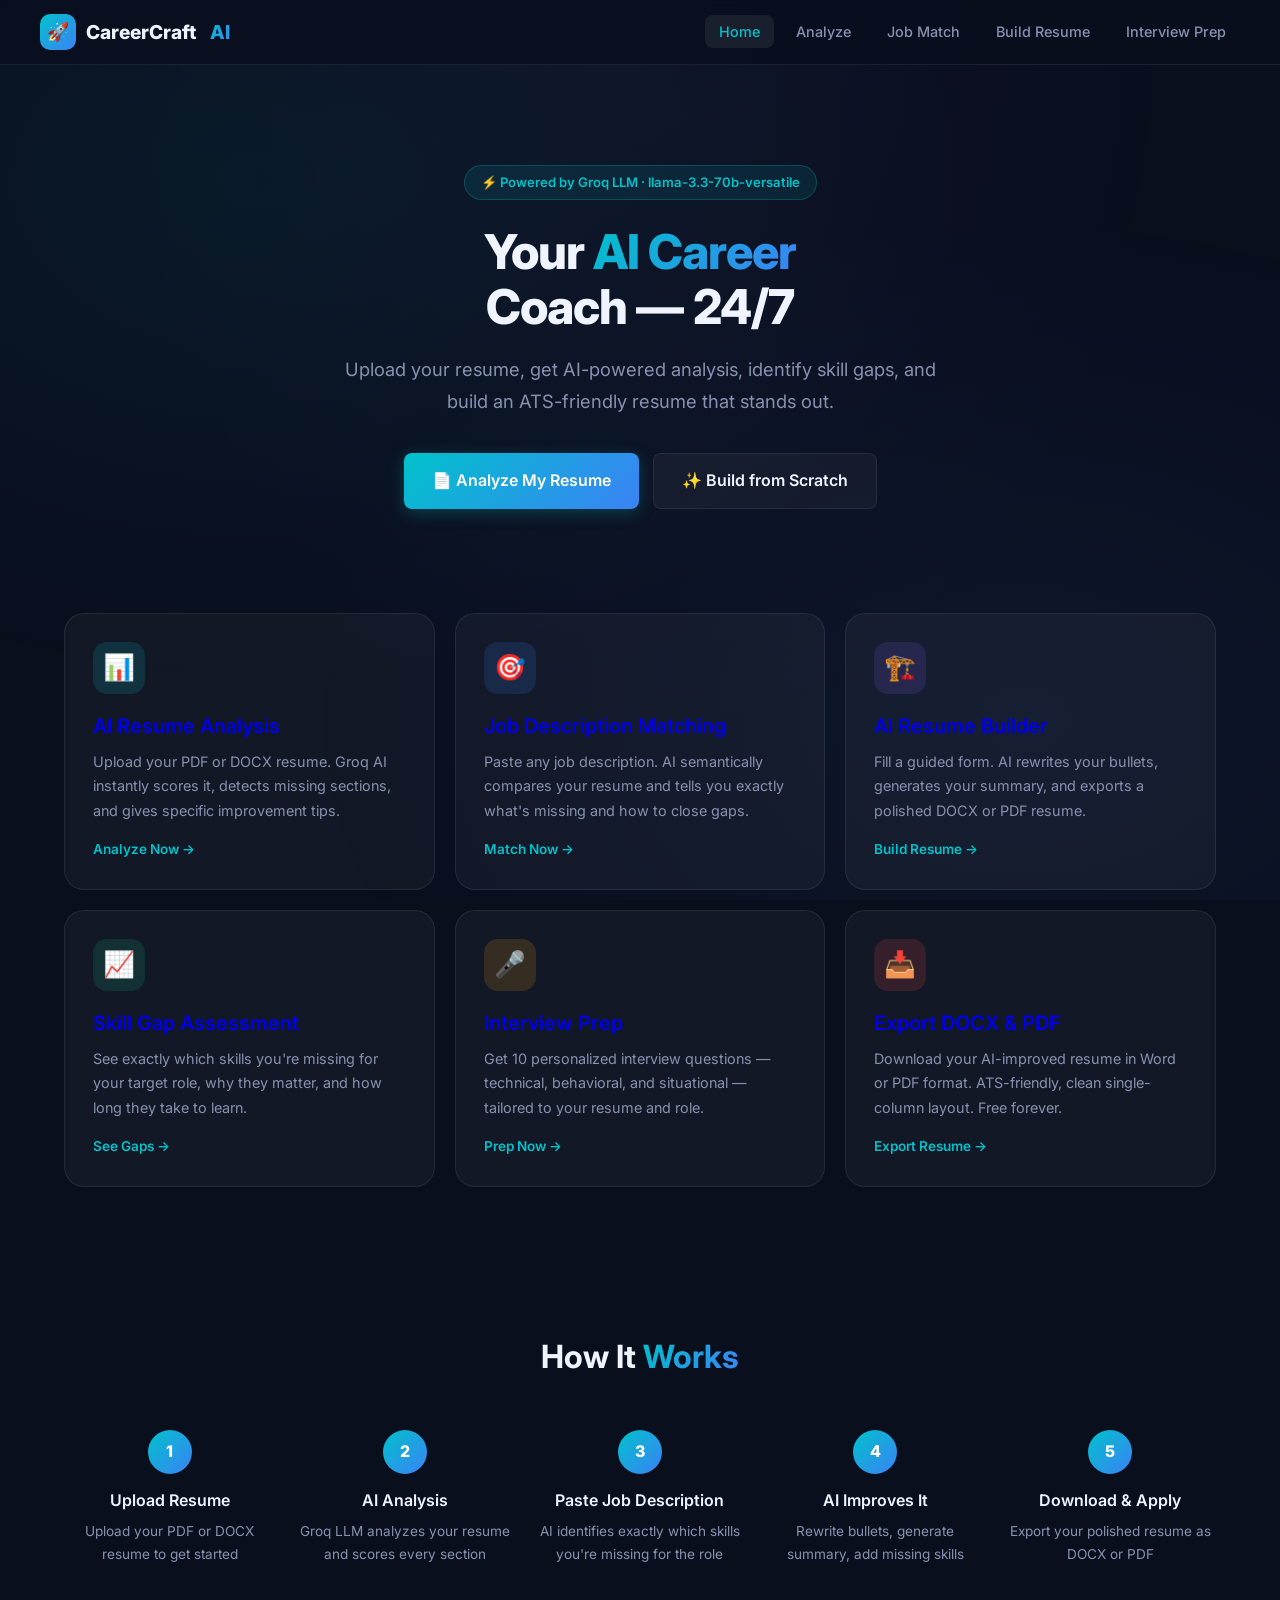
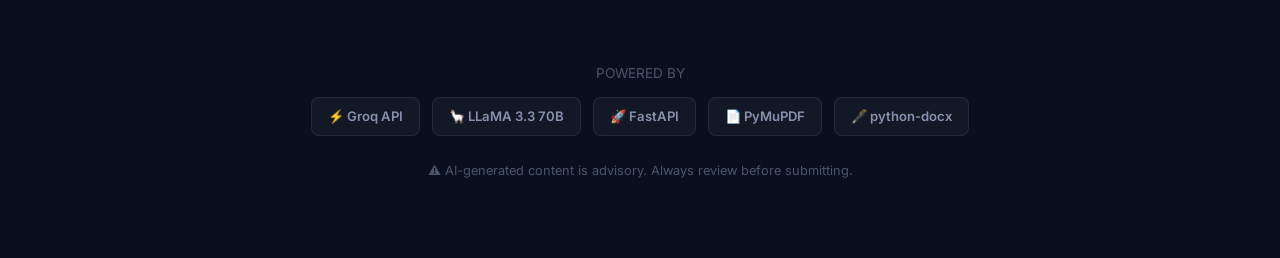
<file: frontend/index.html>
<!DOCTYPE html>
<html lang="en">
<head>
  <meta charset="UTF-8" />
  <meta name="viewport" content="width=device-width, initial-scale=1.0" />
  <title>CareerCraft AI — Intelligent Resume Analyzer & Builder</title>
  <meta name="description" content="AI-powered resume analyzer, skill gap assessor, and ATS-friendly resume builder powered by Groq LLM." />
  <link rel="stylesheet" href="css/style.css" />
  <style>
    .hero { padding: 100px 0 72px; text-align: center; }
    .hero-badge {
      display: inline-flex; align-items: center; gap: 8px;
      background: rgba(0,194,203,0.1); border: 1px solid rgba(0,194,203,0.25);
      color: var(--accent-cyan); padding: 6px 16px; border-radius: 999px;
      font-size: 0.82rem; font-weight: 600; margin-bottom: 24px;
    }
    .hero h1 { margin-bottom: 20px; line-height: 1.15; }
    .hero p   { font-size: 1.15rem; max-width: 600px; margin: 0 auto 36px; }
    .hero-btns { display: flex; gap: 14px; justify-content: center; flex-wrap: wrap; }

    .features-grid {
      display: grid;
      grid-template-columns: repeat(auto-fit, minmax(300px, 1fr));
      gap: 20px;
      padding: 32px 0 80px;
    }
    .feature-card {
      background: var(--bg-card);
      border: 1px solid var(--border);
      border-radius: var(--radius-lg);
      padding: 28px;
      transition: var(--transition);
      cursor: pointer;
      text-decoration: none;
      display: block;
    }
    .feature-card:hover {
      border-color: var(--border-accent);
      transform: translateY(-4px);
      box-shadow: var(--shadow-glow);
    }
    .feature-icon {
      width: 52px; height: 52px;
      border-radius: var(--radius-md);
      display: flex; align-items: center; justify-content: center;
      font-size: 1.6rem;
      margin-bottom: 16px;
    }
    .feature-card h3 { margin-bottom: 8px; }
    .feature-card p  { font-size: 0.9rem; }
    .feature-card .arrow {
      margin-top: 16px; color: var(--accent-cyan);
      font-size: 0.85rem; font-weight: 600;
      display: flex; align-items: center; gap: 6px;
      transition: gap 0.2s;
    }
    .feature-card:hover .arrow { gap: 10px; }

    .how-it-works { padding: 64px 0; }
    .how-it-works h2 { text-align: center; margin-bottom: 48px; }
    .steps {
      display: grid;
      grid-template-columns: repeat(auto-fit, minmax(200px, 1fr));
      gap: 24px;
      position: relative;
    }
    .step { text-align: center; }
    .step-num {
      width: 44px; height: 44px;
      border-radius: 50%;
      background: linear-gradient(135deg, var(--accent-cyan), var(--accent-blue));
      color: #fff; font-weight: 800; font-size: 1rem;
      display: flex; align-items: center; justify-content: center;
      margin: 0 auto 14px;
    }
    .step h4 { margin-bottom: 6px; }
    .step p   { font-size: 0.85rem; }

    .powered-by {
      text-align: center; padding: 32px 0 64px;
    }
    .powered-by p {
      font-size: 0.85rem; margin-bottom: 12px; color: var(--text-muted);
    }
    .tech-badges { display: flex; gap: 12px; justify-content: center; flex-wrap: wrap; }
    .tech-badge {
      background: var(--bg-card); border: 1px solid var(--border);
      border-radius: var(--radius-sm); padding: 8px 16px;
      font-size: 0.82rem; font-weight: 600; color: var(--text-secondary);
      display: flex; align-items: center; gap: 8px;
    }
  </style>
</head>
<body>
  <!-- Navbar -->
  <nav class="navbar">
    <div class="navbar-inner">
      <a href="index.html" class="navbar-logo">
        <div class="logo-icon">🚀</div>
        CareerCraft <span class="gradient-text" style="margin-left:4px">AI</span>
      </a>
      <ul class="nav-links">
        <li><a href="index.html" class="active">Home</a></li>
        <li><a href="analyze.html">Analyze</a></li>
        <li><a href="match.html">Job Match</a></li>
        <li><a href="builder.html">Build Resume</a></li>
        <li><a href="interview.html">Interview Prep</a></li>
      </ul>
    </div>
  </nav>

  <!-- Hero -->
  <section class="hero">
    <div class="container">
      <div class="hero-badge">⚡ Powered by Groq LLM · llama-3.3-70b-versatile</div>
      <h1>Your <span class="gradient-text">AI Career</span><br>Coach — 24/7</h1>
      <p>Upload your resume, get AI-powered analysis, identify skill gaps, and build an ATS-friendly resume that stands out.</p>
      <div class="hero-btns">
        <a href="analyze.html" class="btn btn-primary btn-lg">
          📄 Analyze My Resume
        </a>
        <a href="builder.html" class="btn btn-secondary btn-lg">
          ✨ Build from Scratch
        </a>
      </div>
    </div>
  </section>

  <!-- Features -->
  <section>
    <div class="container">
      <div class="features-grid stagger">
        <a href="analyze.html" class="feature-card animate-fade-up">
          <div class="feature-icon" style="background:rgba(0,194,203,0.15);">📊</div>
          <h3>AI Resume Analysis</h3>
          <p>Upload your PDF or DOCX resume. Groq AI instantly scores it, detects missing sections, and gives specific improvement tips.</p>
          <div class="arrow">Analyze Now →</div>
        </a>
        <a href="match.html" class="feature-card animate-fade-up">
          <div class="feature-icon" style="background:rgba(59,130,246,0.15);">🎯</div>
          <h3>Job Description Matching</h3>
          <p>Paste any job description. AI semantically compares your resume and tells you exactly what's missing and how to close gaps.</p>
          <div class="arrow">Match Now →</div>
        </a>
        <a href="builder.html" class="feature-card animate-fade-up">
          <div class="feature-icon" style="background:rgba(139,92,246,0.15);">🏗️</div>
          <h3>AI Resume Builder</h3>
          <p>Fill a guided form. AI rewrites your bullets, generates your summary, and exports a polished DOCX or PDF resume.</p>
          <div class="arrow">Build Resume →</div>
        </a>
        <a href="match.html" class="feature-card animate-fade-up">
          <div class="feature-icon" style="background:rgba(16,185,129,0.15);">📈</div>
          <h3>Skill Gap Assessment</h3>
          <p>See exactly which skills you're missing for your target role, why they matter, and how long they take to learn.</p>
          <div class="arrow">See Gaps →</div>
        </a>
        <a href="interview.html" class="feature-card animate-fade-up">
          <div class="feature-icon" style="background:rgba(245,158,11,0.15);">🎤</div>
          <h3>Interview Prep</h3>
          <p>Get 10 personalized interview questions — technical, behavioral, and situational — tailored to your resume and role.</p>
          <div class="arrow">Prep Now →</div>
        </a>
        <a href="builder.html" class="feature-card animate-fade-up">
          <div class="feature-icon" style="background:rgba(239,68,68,0.15);">📥</div>
          <h3>Export DOCX & PDF</h3>
          <p>Download your AI-improved resume in Word or PDF format. ATS-friendly, clean single-column layout. Free forever.</p>
          <div class="arrow">Export Resume →</div>
        </a>
      </div>
    </div>
  </section>

  <!-- How It Works -->
  <section class="how-it-works">
    <div class="container">
      <h2>How It <span class="gradient-text">Works</span></h2>
      <div class="steps stagger">
        <div class="step animate-fade-up">
          <div class="step-num">1</div>
          <h4>Upload Resume</h4>
          <p>Upload your PDF or DOCX resume to get started</p>
        </div>
        <div class="step animate-fade-up">
          <div class="step-num">2</div>
          <h4>AI Analysis</h4>
          <p>Groq LLM analyzes your resume and scores every section</p>
        </div>
        <div class="step animate-fade-up">
          <div class="step-num">3</div>
          <h4>Paste Job Description</h4>
          <p>AI identifies exactly which skills you're missing for the role</p>
        </div>
        <div class="step animate-fade-up">
          <div class="step-num">4</div>
          <h4>AI Improves It</h4>
          <p>Rewrite bullets, generate summary, add missing skills</p>
        </div>
        <div class="step animate-fade-up">
          <div class="step-num">5</div>
          <h4>Download & Apply</h4>
          <p>Export your polished resume as DOCX or PDF</p>
        </div>
      </div>
    </div>
  </section>

  <!-- Powered By -->
  <div class="powered-by">
    <div class="container">
      <p>POWERED BY</p>
      <div class="tech-badges">
        <div class="tech-badge">⚡ Groq API</div>
        <div class="tech-badge">🦙 LLaMA 3.3 70B</div>
        <div class="tech-badge">🚀 FastAPI</div>
        <div class="tech-badge">📄 PyMuPDF</div>
        <div class="tech-badge">🖋️ python-docx</div>
      </div>
      <p style="margin-top:24px;font-size:0.8rem;color:var(--text-muted)">
        ⚠️ AI-generated content is advisory. Always review before submitting.
      </p>
    </div>
  </div>

  <script src="js/api.js"></script>
</body>
</html>
</file>
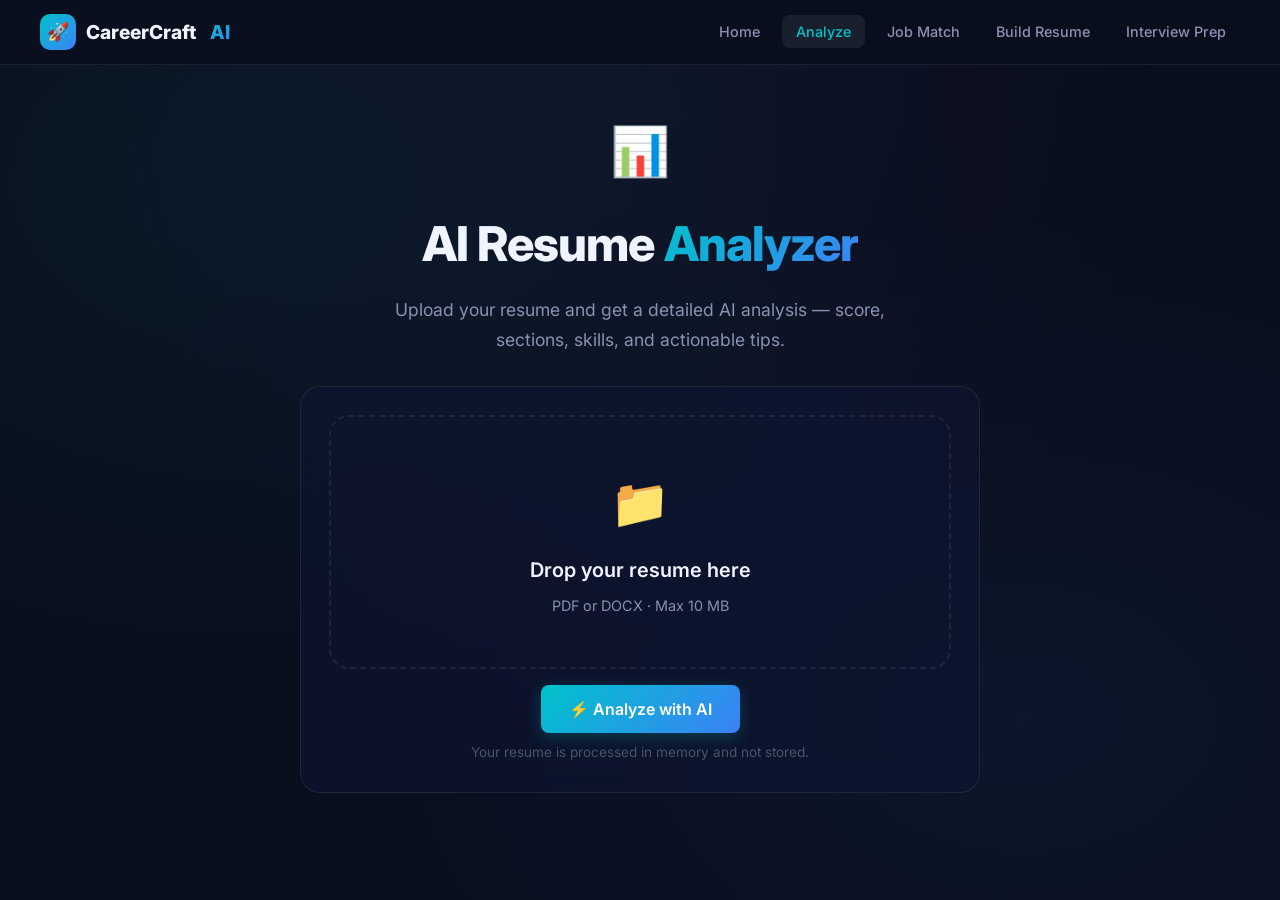
<file: frontend/analyze.html>
<!DOCTYPE html>
<html lang="en">
<head>
  <meta charset="UTF-8" />
  <meta name="viewport" content="width=device-width, initial-scale=1.0" />
  <title>Analyze Resume — CareerCraft AI</title>
  <meta name="description" content="Upload your resume and get an AI-powered analysis with score, sections, skills, and improvement tips." />
  <link rel="stylesheet" href="css/style.css" />
  <style>
    .results-grid { display: grid; grid-template-columns: 320px 1fr; gap: 24px; align-items: start; }
    @media(max-width:900px) { .results-grid { grid-template-columns: 1fr; } }
    .score-card { text-align: center; padding: 32px 24px; }
    .strengths-list li, .tips-list li {
      padding: 10px 14px; border-radius: var(--radius-sm);
      background: rgba(255,255,255,0.03); margin-bottom: 8px;
      font-size: 0.9rem; border-left: 3px solid;
      list-style: none;
    }
    .strengths-list li { border-color: var(--accent-green); }
    .tips-list li.high   { border-color: var(--accent-red);    }
    .tips-list li.medium { border-color: var(--accent-orange);  }
    .tips-list li.low    { border-color: var(--accent-blue);    }
    .section-check {
      display: flex; align-items: center; gap: 10px;
      padding: 8px 0; border-bottom: 1px solid var(--border); font-size: 0.9rem;
    }
    .section-check:last-child { border-bottom: none; }
    .check-icon { font-size: 1.1rem; }
  </style>
</head>
<body>
  <!-- Navbar -->
  <nav class="navbar">
    <div class="navbar-inner">
      <a href="index.html" class="navbar-logo">
        <div class="logo-icon">🚀</div>
        CareerCraft <span class="gradient-text" style="margin-left:4px">AI</span>
      </a>
      <ul class="nav-links">
        <li><a href="index.html">Home</a></li>
        <li><a href="analyze.html" class="active">Analyze</a></li>
        <li><a href="match.html">Job Match</a></li>
        <li><a href="builder.html">Build Resume</a></li>
        <li><a href="interview.html">Interview Prep</a></li>
      </ul>
    </div>
  </nav>

  <!-- Loading Overlay -->
  <div id="loadingOverlay" class="loading-overlay">
    <div class="spinner"></div>
    <p class="loading-text">Analyzing with AI...</p>
  </div>

  <div class="container" style="padding-top:48px; padding-bottom:64px;">
    <!-- Header -->
    <div class="page-header" style="padding-top:0">
      <span class="page-icon">📊</span>
      <h1>AI Resume <span class="gradient-text">Analyzer</span></h1>
      <p>Upload your resume and get a detailed AI analysis — score, sections, skills, and actionable tips.</p>
    </div>

    <!-- Upload Section -->
    <div id="uploadSection" class="card-glass" style="max-width:680px;margin:0 auto 40px;">
      <div class="upload-zone" id="uploadZone">
        <input type="file" id="resumeFile" accept=".pdf,.docx" />
        <span class="upload-icon">📁</span>
        <h3>Drop your resume here</h3>
        <p class="text-secondary mt-8">PDF or DOCX · Max 10 MB</p>
        <div id="fileName" class="mt-16 text-cyan fw-600" style="display:none"></div>
      </div>
      <div class="mt-16 flex-center">
        <button id="analyzeBtn" class="btn btn-primary btn-lg" onclick="analyzeResume()">
          ⚡ Analyze with AI
        </button>
      </div>
      <p class="text-center text-sm text-muted mt-8">
        Your resume is processed in memory and not stored.
      </p>
    </div>

    <!-- Results (hidden until analysis) -->
    <div id="resultsSection" class="hidden animate-fade-in">
      <div class="results-grid">
        <!-- Left: Score & Sections -->
        <div style="display:flex;flex-direction:column;gap:20px;">
          <!-- Score Card -->
          <div class="card score-card">
            <div class="score-ring-wrap">
              <div class="score-ring">
                <svg width="140" height="140" viewBox="0 0 140 140">
                  <circle cx="70" cy="70" r="58" fill="none" stroke="rgba(255,255,255,0.06)" stroke-width="10"/>
                  <circle id="scoreCircle" cx="70" cy="70" r="58" fill="none"
                    stroke="#00c2cb" stroke-width="10" stroke-linecap="round"
                    stroke-dasharray="364.4" stroke-dashoffset="364.4"
                    style="transition:stroke-dashoffset 1.2s ease"/>
                </svg>
                <div class="score-num">
                  <span id="scoreNum">—</span>
                  <span class="score-label">/100</span>
                </div>
              </div>
              <div id="scoreLabel" class="badge badge-cyan mt-8">Analyzing…</div>
            </div>
            <p class="mt-16 text-sm text-secondary" id="overallFeedback"></p>
          </div>

          <!-- Score Breakdown -->
          <div class="card">
            <h4 class="mb-16">Score Breakdown</h4>
            <div id="scoreBreakdown"></div>
          </div>

          <!-- Section Checklist -->
          <div class="card">
            <h4 class="mb-16">Section Checklist</h4>
            <div id="sectionChecklist"></div>
          </div>

          <!-- Experience Level -->
          <div class="card flex-between">
            <span class="text-secondary text-sm">Experience Level</span>
            <span id="expLevel" class="badge badge-cyan">—</span>
          </div>
        </div>

        <!-- Right: Skills + Tips + Contact -->
        <div style="display:flex;flex-direction:column;gap:20px;">
          <!-- Detected Skills -->
          <div class="card">
            <h4 class="mb-16">🛠️ Skills Detected</h4>
            <div id="skillsDetected" class="skill-chips"></div>
          </div>

          <!-- Strengths -->
          <div class="card">
            <h4 class="mb-16">✅ Strengths</h4>
            <ul id="strengthsList" class="strengths-list"></ul>
          </div>

          <!-- Improvement Tips -->
          <div class="card">
            <h4 class="mb-16">💡 Improvement Tips</h4>
            <ul id="tipsList" class="tips-list"></ul>
          </div>

          <!-- Contact Info -->
          <div class="card">
            <h4 class="mb-16">📋 Detected Contact Info</h4>
            <div id="contactInfo"></div>
          </div>

          <!-- Actions -->
          <div class="card" style="background:rgba(0,194,203,0.05);border-color:var(--border-accent);">
            <h4 class="mb-8">Next Steps</h4>
            <p class="text-sm text-secondary mb-16">Use your analysis results to improve your resume.</p>
            <div style="display:flex;gap:10px;flex-wrap:wrap;">
              <a href="match.html" id="goMatchBtn" class="btn btn-primary" onclick="storeAndGo()">
                🎯 Match to a Job
              </a>
              <a href="builder.html" class="btn btn-secondary">
                🏗️ Build Improved Resume
              </a>
              <a href="interview.html" id="goInterviewBtn" class="btn btn-ghost" onclick="storeAndGoInterview()">
                🎤 Interview Prep
              </a>
            </div>
          </div>
        </div>
      </div>
    </div>
  </div>

  <script src="js/api.js"></script>
  <script>
    let analysisResult = null;

    // Drag & drop
    const zone = document.getElementById('uploadZone');
    zone.addEventListener('dragover', e => { e.preventDefault(); zone.classList.add('dragover'); });
    zone.addEventListener('dragleave', () => zone.classList.remove('dragover'));
    zone.addEventListener('drop', e => {
      e.preventDefault(); zone.classList.remove('dragover');
      const f = e.dataTransfer.files[0];
      if (f) { document.getElementById('resumeFile').files = e.dataTransfer.files; showFileName(f.name); }
    });
    document.getElementById('resumeFile').addEventListener('change', e => {
      if (e.target.files[0]) showFileName(e.target.files[0].name);
    });
    function showFileName(name) {
      const el = document.getElementById('fileName');
      el.textContent = '📎 ' + name; el.style.display = 'block';
    }

    async function analyzeResume() {
      const file = document.getElementById('resumeFile').files[0];
      if (!file) { showToast('Please upload a resume file first.', 'warning'); return; }
      showLoader('🤖 Groq AI is analyzing your resume...');
      try {
        analysisResult = await Api.analyzeResume(file);
        Session.set('resumeText', analysisResult.resume_text);
        Session.set('lastAnalysis', analysisResult);
        renderResults(analysisResult);
        document.getElementById('resultsSection').classList.remove('hidden');
        document.getElementById('resultsSection').scrollIntoView({ behavior: 'smooth' });
        showToast('Analysis complete!', 'success');
      } catch (err) {
        showToast(err.message, 'error');
      } finally { hideLoader(); }
    }

    function renderResults(r) {
      // Score ring
      const score = r.score || 0;
      const circumference = 364.4;
      const offset = circumference - (score / 100) * circumference;
      const circle = document.getElementById('scoreCircle');
      circle.style.strokeDashoffset = offset;
      circle.style.stroke = scoreColor(score);
      document.getElementById('scoreNum').textContent = score;

      // Score label
      const labels = [[80,'Excellent','badge-green'],[60,'Good','badge-cyan'],[40,'Fair','badge-orange'],[0,'Needs Work','badge-red']];
      const [, lbl, cls] = labels.find(([min]) => score >= min);
      const sl = document.getElementById('scoreLabel');
      sl.textContent = lbl; sl.className = `badge ${cls} mt-8`;

      document.getElementById('overallFeedback').textContent = r.overall_feedback || '';
      document.getElementById('expLevel').textContent = r.experience_level || 'Unknown';

      // Score breakdown
      const breakdown = r.score_breakdown || {};
      const bEl = document.getElementById('scoreBreakdown');
      bEl.innerHTML = '';
      const labels2 = {
        contact_completeness:'Contact Info', section_completeness:'Sections',
        skills_depth:'Skills Depth', content_quality:'Content Quality', readability:'Readability'
      };
      for (const [key, label] of Object.entries(labels2)) {
        const val = breakdown[key] || 0;
        bEl.innerHTML += `
          <div class="progress-bar-wrap">
            <div class="progress-label">
              <span class="text-sm">${label}</span>
              <span class="text-sm fw-600">${val}/20</span>
            </div>
            <div class="progress-track">
              <div class="progress-fill" style="width:${(val/20)*100}%"></div>
            </div>
          </div>`;
      }

      // Sections
      const found   = r.sections_found   || [];
      const missing = r.missing_sections || [];
      const scEl = document.getElementById('sectionChecklist');
      scEl.innerHTML = '';
      found.forEach(s => {
        scEl.innerHTML += `<div class="section-check"><span class="check-icon">✅</span><span>${s}</span></div>`;
      });
      missing.forEach(s => {
        scEl.innerHTML += `<div class="section-check"><span class="check-icon">❌</span><span class="text-secondary">${s} (missing)</span></div>`;
      });

      // Skills
      const skEl = document.getElementById('skillsDetected');
      skEl.innerHTML = (r.skills_detected || []).map(s => `<span class="chip chip-skill">${s}</span>`).join('');

      // Strengths
      const stEl = document.getElementById('strengthsList');
      stEl.innerHTML = (r.strengths || []).map(s => `<li>${s}</li>`).join('');

      // Tips
      const tpEl = document.getElementById('tipsList');
      tpEl.innerHTML = (r.improvement_tips || []).map(t =>
        `<li class="${t.priority || 'medium'}">
          <span class="badge badge-${t.priority==='high'?'red':t.priority==='medium'?'orange':'blue'} mb-4">${t.priority||'medium'}</span>
          <strong>${t.area}:</strong> ${t.tip}
        </li>`
      ).join('');

      // Contact
      const ci = r.contact_info || {};
      const ciEl = document.getElementById('contactInfo');
      ciEl.innerHTML = Object.entries(ci).filter(([,v])=>v).map(([k,v]) =>
        `<div class="section-check"><span class="text-secondary text-sm" style="min-width:80px;text-transform:capitalize">${k}</span><span class="text-sm">${v}</span></div>`
      ).join('') || '<p class="text-muted text-sm">No contact info detected</p>';
    }

    function storeAndGo() {
      if (analysisResult) Session.set('resumeText', analysisResult.resume_text);
    }
    function storeAndGoInterview(e) {
      if (analysisResult) Session.set('resumeText', analysisResult.resume_text);
    }
  </script>
</body>
</html>
</file>
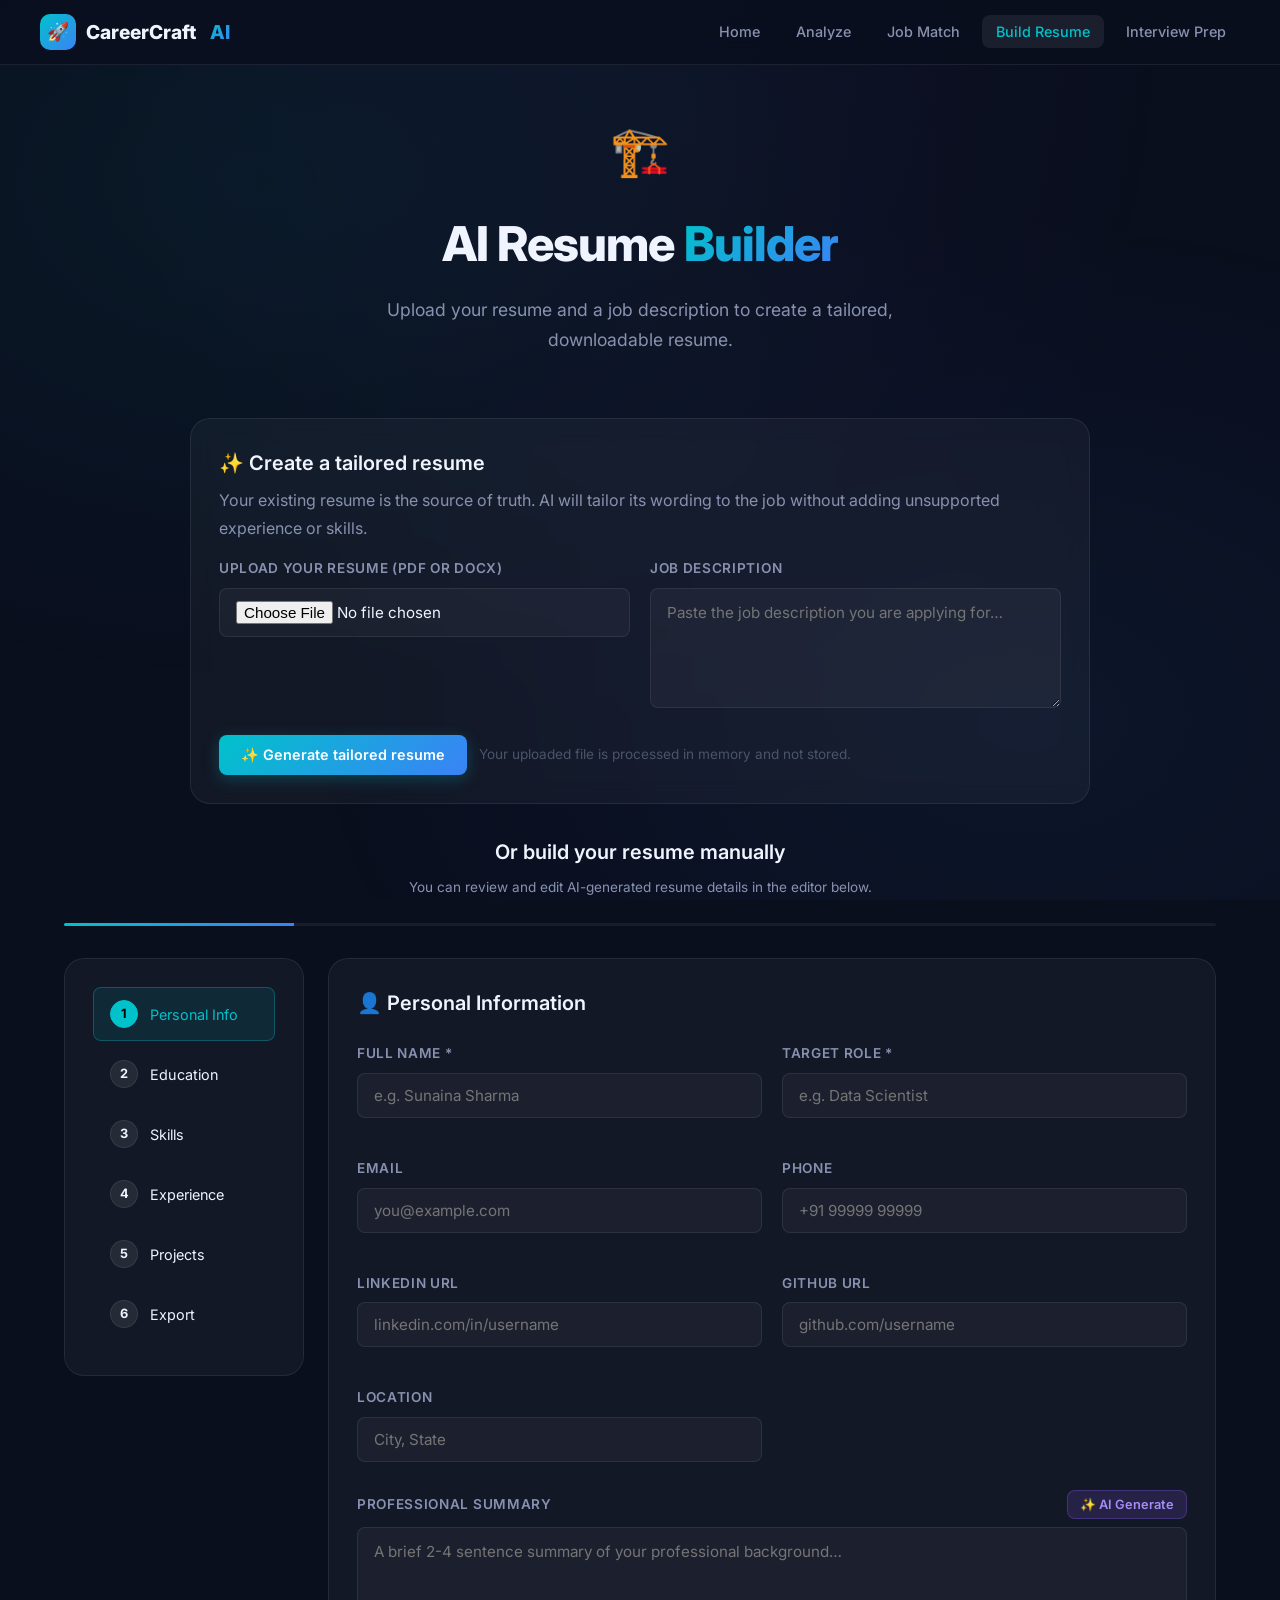
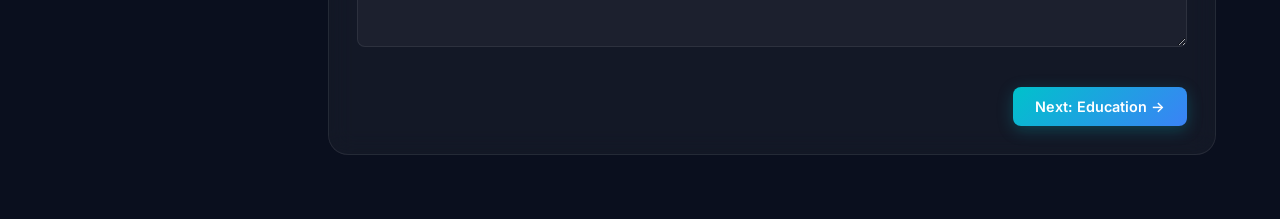
<file: frontend/builder.html>
<!DOCTYPE html>
<html lang="en">
<head>
  <meta charset="UTF-8" />
  <meta name="viewport" content="width=device-width, initial-scale=1.0" />
  <title>Build Resume — CareerCraft AI</title>
  <meta name="description" content="Build an ATS-friendly resume with AI assistance. AI rewrites your bullets and generates your professional summary." />
  <link rel="stylesheet" href="css/style.css" />
  <style>
    .builder-layout { display: grid; grid-template-columns: 240px 1fr; gap: 24px; align-items: start; }
    @media(max-width:900px) { .builder-layout { grid-template-columns: 1fr; } }

    /* Step sidebar */
    .step-nav { position: sticky; top: 88px; }
    .step-nav-item {
      display: flex; align-items: center; gap: 12px;
      padding: 12px 16px; border-radius: var(--radius-sm);
      cursor: pointer; transition: var(--transition); font-size: 0.9rem;
      border: 1px solid transparent; margin-bottom: 6px;
    }
    .step-nav-item:hover { background: var(--bg-card); }
    .step-nav-item.active { background: rgba(0,194,203,0.1); border-color: var(--border-accent); color: var(--accent-cyan); }
    .step-nav-item.done .step-dot { background: var(--accent-green); }
    .step-dot {
      width: 28px; height: 28px; border-radius: 50%;
      background: rgba(255,255,255,0.08); border: 1px solid var(--border);
      display: flex; align-items: center; justify-content: center;
      font-size: 0.8rem; font-weight: 700; flex-shrink: 0;
      transition: var(--transition);
    }
    .step-nav-item.active .step-dot { background: var(--accent-cyan); color: #000; border-color: var(--accent-cyan); }

    /* Form steps */
    .form-step { display: none; }
    .form-step.active { display: block; animation: fadeInUp 0.35s ease; }

    /* Dynamic list items */
    .dynamic-section { border: 1px solid var(--border); border-radius: var(--radius-md); padding: 20px; margin-bottom: 16px; position: relative; }
    .dynamic-section .remove-btn { position: absolute; top: 12px; right: 12px; }
    .bullets-list { display: flex; flex-direction: column; gap: 8px; }
    .bullet-item { display: flex; gap: 8px; align-items: center; }
    .bullet-item input { flex: 1; }

    /* AI improve button styling */
    .ai-btn {
      background: rgba(139,92,246,0.15); border: 1px solid rgba(139,92,246,0.3);
      color: #a78bfa; border-radius: var(--radius-sm); padding: 6px 12px;
      font-size: 0.8rem; font-weight: 600; cursor: pointer; font-family: var(--font);
      transition: var(--transition); white-space: nowrap;
    }
    .ai-btn:hover { background: rgba(139,92,246,0.25); }
    .ai-btn:disabled { opacity: 0.5; cursor: not-allowed; }

    /* Progress bar top */
    .builder-progress {
      height: 3px; background: rgba(255,255,255,0.06);
      border-radius: 999px; margin-bottom: 32px; overflow: hidden;
    }
    .builder-progress-fill {
      height: 100%;
      background: linear-gradient(90deg, var(--accent-cyan), var(--accent-blue));
      transition: width 0.5s ease;
    }
    .step-actions { display: flex; justify-content: space-between; margin-top: 32px; }
    .tailor-panel { max-width: 900px; margin: 0 auto 32px; }
    .tailor-actions { display: flex; gap: 12px; flex-wrap: wrap; align-items: center; }
  </style>
</head>
<body>
  <nav class="navbar">
    <div class="navbar-inner">
      <a href="index.html" class="navbar-logo">
        <div class="logo-icon">🚀</div>
        CareerCraft <span class="gradient-text" style="margin-left:4px">AI</span>
      </a>
      <ul class="nav-links">
        <li><a href="index.html">Home</a></li>
        <li><a href="analyze.html">Analyze</a></li>
        <li><a href="match.html">Job Match</a></li>
        <li><a href="builder.html" class="active">Build Resume</a></li>
        <li><a href="interview.html">Interview Prep</a></li>
      </ul>
    </div>
  </nav>

  <div id="loadingOverlay" class="loading-overlay">
    <div class="spinner"></div>
    <p class="loading-text">AI is working...</p>
  </div>

  <div class="container" style="padding-top:48px;padding-bottom:64px;">
    <div class="page-header" style="padding-top:0;margin-bottom:32px">
      <span class="page-icon">🏗️</span>
      <h1>AI Resume <span class="gradient-text">Builder</span></h1>
      <p>Upload your resume and a job description to create a tailored, downloadable resume.</p>
    </div>

    <section class="card tailor-panel">
      <h3 class="mb-8">✨ Create a tailored resume</h3>
      <p class="text-secondary mb-16">Your existing resume is the source of truth. AI will tailor its wording to the job without adding unsupported experience or skills.</p>
      <div class="grid-2">
        <div class="form-group">
          <label class="form-label" for="tailorResumeFile">Upload your resume (PDF or DOCX)</label>
          <input id="tailorResumeFile" class="form-input" type="file" accept=".pdf,.docx" />
        </div>
        <div class="form-group">
          <label class="form-label" for="jobDescription">Job description</label>
          <textarea id="jobDescription" class="form-textarea" style="min-height:120px"
            placeholder="Paste the job description you are applying for…"></textarea>
        </div>
      </div>
      <div class="tailor-actions">
        <button id="tailorButton" class="btn btn-primary" onclick="createTailoredResume()">✨ Generate tailored resume</button>
        <span class="text-sm text-muted">Your uploaded file is processed in memory and not stored.</span>
      </div>
      <div id="tailorResult" class="hidden mt-16">
        <div class="alert alert-success mb-16">Your tailored resume is ready. Review the content before submitting.</div>
        <div class="tailor-actions">
          <button class="btn btn-primary" onclick="doExport('docx')">Download DOCX</button>
          <button class="btn btn-secondary" onclick="doExport('pdf')">Download PDF</button>
          <button class="btn btn-ghost" onclick="goStep(1)">Review or edit resume</button>
        </div>
      </div>
    </section>

    <div class="text-center mb-24">
      <h3>Or build your resume manually</h3>
      <p class="text-sm text-secondary mt-8">You can review and edit AI-generated resume details in the editor below.</p>
    </div>

    <!-- Progress -->
    <div class="builder-progress">
      <div class="builder-progress-fill" id="builderProgress" style="width:20%"></div>
    </div>

    <div class="builder-layout">
      <!-- Step nav -->
      <div class="step-nav card">
        <div class="step-nav-item active" onclick="goStep(1)" id="nav1">
          <div class="step-dot">1</div> Personal Info
        </div>
        <div class="step-nav-item" onclick="goStep(2)" id="nav2">
          <div class="step-dot">2</div> Education
        </div>
        <div class="step-nav-item" onclick="goStep(3)" id="nav3">
          <div class="step-dot">3</div> Skills
        </div>
        <div class="step-nav-item" onclick="goStep(4)" id="nav4">
          <div class="step-dot">4</div> Experience
        </div>
        <div class="step-nav-item" onclick="goStep(5)" id="nav5">
          <div class="step-dot">5</div> Projects
        </div>
        <div class="step-nav-item" onclick="goStep(6)" id="nav6">
          <div class="step-dot">6</div> Export
        </div>
      </div>

      <!-- Form Steps -->
      <div>
        <!-- Step 1: Personal Info -->
        <div class="form-step active card" id="step1">
          <h3 class="mb-24">👤 Personal Information</h3>
          <div class="grid-2">
            <div class="form-group">
              <label class="form-label">Full Name *</label>
              <input id="pName" class="form-input" placeholder="e.g. Sunaina Sharma" />
            </div>
            <div class="form-group">
              <label class="form-label">Target Role *</label>
              <input id="pRole" class="form-input" placeholder="e.g. Data Scientist" />
            </div>
            <div class="form-group">
              <label class="form-label">Email</label>
              <input id="pEmail" class="form-input" type="email" placeholder="you@example.com" />
            </div>
            <div class="form-group">
              <label class="form-label">Phone</label>
              <input id="pPhone" class="form-input" placeholder="+91 99999 99999" />
            </div>
            <div class="form-group">
              <label class="form-label">LinkedIn URL</label>
              <input id="pLinkedin" class="form-input" placeholder="linkedin.com/in/username" />
            </div>
            <div class="form-group">
              <label class="form-label">GitHub URL</label>
              <input id="pGithub" class="form-input" placeholder="github.com/username" />
            </div>
            <div class="form-group">
              <label class="form-label">Location</label>
              <input id="pLocation" class="form-input" placeholder="City, State" />
            </div>
          </div>
          <div class="form-group mt-8">
            <div class="flex-between mb-8">
              <label class="form-label" style="margin:0">Professional Summary</label>
              <button class="ai-btn" onclick="generateSummary()" id="summaryAiBtn">✨ AI Generate</button>
            </div>
            <textarea id="pSummary" class="form-textarea" style="min-height:120px"
              placeholder="A brief 2-4 sentence summary of your professional background…"></textarea>
          </div>
          <div class="step-actions">
            <span></span>
            <button class="btn btn-primary" onclick="goStep(2)">Next: Education →</button>
          </div>
        </div>

        <!-- Step 2: Education -->
        <div class="form-step card" id="step2">
          <h3 class="mb-24">🎓 Education</h3>
          <div id="eduList"></div>
          <button class="btn btn-secondary" onclick="addEdu()">+ Add Education</button>
          <div class="step-actions">
            <button class="btn btn-secondary" onclick="goStep(1)">← Back</button>
            <button class="btn btn-primary"   onclick="goStep(3)">Next: Skills →</button>
          </div>
        </div>

        <!-- Step 3: Skills -->
        <div class="form-step card" id="step3">
          <h3 class="mb-24">🛠️ Skills</h3>
          <div class="form-group">
            <div class="flex-between mb-8">
              <label class="form-label" style="margin:0">Your Skills</label>
              <button class="ai-btn" onclick="suggestSkills()">✨ AI Suggest Skills</button>
            </div>
            <textarea id="skillsText" class="form-textarea" style="min-height:100px"
              placeholder="Python, Machine Learning, SQL, TensorFlow, Git, Communication…"></textarea>
            <p class="text-sm text-muted mt-8">Enter skills separated by commas.</p>
          </div>
          <div id="suggestedSkillsSection" class="hidden">
            <div class="card" style="background:rgba(139,92,246,0.05);border-color:rgba(139,92,246,0.2);margin-top:16px">
              <h4 class="mb-12">✨ AI-Suggested Skills</h4>
              <div id="suggestedSkills" class="skill-chips mb-12"></div>
              <button class="btn btn-ghost btn-sm" onclick="addSuggestedSkills()">+ Add All to My Skills</button>
            </div>
          </div>
          <div class="form-group mt-16">
            <label class="form-label">Certifications</label>
            <textarea id="certsText" class="form-textarea" style="min-height:80px"
              placeholder="AWS Certified Cloud Practitioner, Google Data Analytics Certificate…"></textarea>
          </div>
          <div class="step-actions">
            <button class="btn btn-secondary" onclick="goStep(2)">← Back</button>
            <button class="btn btn-primary"   onclick="goStep(4)">Next: Experience →</button>
          </div>
        </div>

        <!-- Step 4: Experience -->
        <div class="form-step card" id="step4">
          <h3 class="mb-24">💼 Work Experience / Internships</h3>
          <div id="expList"></div>
          <button class="btn btn-secondary" onclick="addExp()">+ Add Experience</button>
          <div class="step-actions">
            <button class="btn btn-secondary" onclick="goStep(3)">← Back</button>
            <button class="btn btn-primary"   onclick="goStep(5)">Next: Projects →</button>
          </div>
        </div>

        <!-- Step 5: Projects -->
        <div class="form-step card" id="step5">
          <h3 class="mb-24">🚀 Projects</h3>
          <div id="projList"></div>
          <button class="btn btn-secondary" onclick="addProj()">+ Add Project</button>
          <div class="step-actions">
            <button class="btn btn-secondary" onclick="goStep(4)">← Back</button>
            <button class="btn btn-primary"   onclick="goStep(6)">Next: Export →</button>
          </div>
        </div>

        <!-- Step 6: Export -->
        <div class="form-step card" id="step6">
          <h3 class="mb-8">📥 Export Your Resume</h3>
          <p class="text-secondary mb-24">Your AI-polished resume is ready. Choose your format and download.</p>
          <div class="grid-2">
            <div class="card" style="text-align:center;cursor:pointer;border-color:var(--border-accent)" onclick="doExport('docx')">
              <div style="font-size:3rem;margin-bottom:12px">📝</div>
              <h3>Word Document</h3>
              <p class="text-sm mt-8">Editable .docx file — perfect for further customization</p>
              <button class="btn btn-primary mt-16 w-full">Download DOCX</button>
            </div>
            <div class="card" style="text-align:center;cursor:pointer" onclick="doExport('pdf')">
              <div style="font-size:3rem;margin-bottom:12px">📄</div>
              <h3>PDF Document</h3>
              <p class="text-sm mt-8">Ready-to-submit PDF — clean, ATS-friendly layout</p>
              <button class="btn btn-secondary mt-16 w-full">Download PDF</button>
            </div>
          </div>
          <div class="alert alert-warning mt-24">
            ⚠️ Please review AI-generated content before submitting. AI rewrites use only facts you provided.
          </div>
          <div class="card mt-16" style="background:rgba(0,194,203,0.05);border-color:var(--border-accent)">
            <h4 class="mb-8">Next Steps</h4>
            <div style="display:flex;gap:10px;flex-wrap:wrap;margin-top:8px">
              <a href="match.html" class="btn btn-primary">🎯 Check Job Match</a>
              <a href="interview.html" class="btn btn-secondary">🎤 Interview Prep</a>
            </div>
          </div>
          <div class="step-actions">
            <button class="btn btn-secondary" onclick="goStep(5)">← Back</button>
            <span></span>
          </div>
        </div>
      </div>
    </div>
  </div>

  <script src="js/api.js?v=2"></script>
  <script>
    let currentStep = 1;
    const totalSteps = 6;
    let suggestedSkillsData = null;

    function goStep(n) {
      document.getElementById(`step${currentStep}`).classList.remove('active');
      document.getElementById(`nav${currentStep}`).classList.remove('active');
      document.getElementById(`nav${currentStep}`).classList.add('done');
      currentStep = n;
      document.getElementById(`step${n}`).classList.add('active');
      document.querySelectorAll('.step-nav-item').forEach(el => el.classList.remove('active'));
      document.getElementById(`nav${n}`).classList.add('active');
      document.getElementById('builderProgress').style.width = `${(n / totalSteps) * 100}%`;
      window.scrollTo({ top: 0, behavior: 'smooth' });
    }

    /* ── Education ─────────────────── */
    let eduCount = 0;
    function addEdu() {
      eduCount++;
      const id = `edu${eduCount}`;
      document.getElementById('eduList').insertAdjacentHTML('beforeend', `
        <div class="dynamic-section" id="${id}">
          <button class="btn btn-danger btn-sm remove-btn" onclick="document.getElementById('${id}').remove()">✕</button>
          <div class="grid-2">
            <div class="form-group"><label class="form-label">Degree / Course</label>
              <input class="form-input edu-degree" placeholder="B.Tech CSE (AI & ML)"/></div>
            <div class="form-group"><label class="form-label">Institution</label>
              <input class="form-input edu-inst" placeholder="University Name"/></div>
            <div class="form-group"><label class="form-label">Year</label>
              <input class="form-input edu-year" placeholder="2022 – 2026"/></div>
            <div class="form-group"><label class="form-label">Grade / CGPA</label>
              <input class="form-input edu-grade" placeholder="8.5 CGPA"/></div>
          </div>
        </div>`);
    }

    /* ── Experience ─────────────────── */
    let expCount = 0;
    function addExp() {
      expCount++;
      const id = `exp${expCount}`;
      document.getElementById('expList').insertAdjacentHTML('beforeend', `
        <div class="dynamic-section" id="${id}">
          <button class="btn btn-danger btn-sm remove-btn" onclick="document.getElementById('${id}').remove()">✕</button>
          <div class="grid-2">
            <div class="form-group"><label class="form-label">Job Title</label>
              <input class="form-input exp-title" placeholder="ML Intern"/></div>
            <div class="form-group"><label class="form-label">Company</label>
              <input class="form-input exp-company" placeholder="Tech Corp Pvt. Ltd."/></div>
            <div class="form-group"><label class="form-label">Duration</label>
              <input class="form-input exp-duration" placeholder="Jun 2024 – Aug 2024"/></div>
          </div>
          <div class="form-group">
            <div class="flex-between mb-8">
              <label class="form-label" style="margin:0">Bullet Points</label>
              <button class="ai-btn" onclick="aiImproveBullets('${id}')">✨ AI Improve All</button>
            </div>
            <div class="bullets-list" id="bullets_${id}">
              <div class="bullet-item">
                <input class="form-input" placeholder="Describe what you did and the impact…" />
                <button class="ai-btn" onclick="aiOneBullet(this)">✨</button>
              </div>
            </div>
            <button class="btn btn-secondary btn-sm mt-8" onclick="addBullet('bullets_${id}')">+ Bullet</button>
          </div>
        </div>`);
    }

    /* ── Projects ─────────────────── */
    let projCount = 0;
    function addProj() {
      projCount++;
      const id = `proj${projCount}`;
      document.getElementById('projList').insertAdjacentHTML('beforeend', `
        <div class="dynamic-section" id="${id}">
          <button class="btn btn-danger btn-sm remove-btn" onclick="document.getElementById('${id}').remove()">✕</button>
          <div class="grid-2">
            <div class="form-group"><label class="form-label">Project Name</label>
              <input class="form-input proj-name" placeholder="CareerCraft AI"/></div>
            <div class="form-group"><label class="form-label">Tech Stack</label>
              <input class="form-input proj-tech" placeholder="FastAPI, Groq, Python"/></div>
          </div>
          <div class="form-group">
            <div class="flex-between mb-8">
              <label class="form-label" style="margin:0">Description Bullets</label>
              <button class="ai-btn" onclick="aiImproveBullets('${id}')">✨ AI Improve</button>
            </div>
            <div class="bullets-list" id="bullets_${id}">
              <div class="bullet-item">
                <input class="form-input" placeholder="Built an AI-powered resume analyzer using Groq LLM…" />
                <button class="ai-btn" onclick="aiOneBullet(this)">✨</button>
              </div>
            </div>
            <button class="btn btn-secondary btn-sm mt-8" onclick="addBullet('bullets_${id}')">+ Bullet</button>
          </div>
        </div>`);
    }

    function addBullet(listId) {
      document.getElementById(listId).insertAdjacentHTML('beforeend', `
        <div class="bullet-item">
          <input class="form-input" placeholder="Add a bullet point…" />
          <button class="ai-btn" onclick="aiOneBullet(this)">✨</button>
        </div>`);
    }

    function populateResume(data) {
      const fields = {
        pName: data.name,
        pRole: data.target_role,
        pEmail: data.email,
        pPhone: data.phone,
        pLinkedin: data.linkedin,
        pGithub: data.github,
        pLocation: data.location,
        pSummary: data.summary,
      };
      Object.entries(fields).forEach(([id, value]) => {
        document.getElementById(id).value = value || '';
      });
      document.getElementById('skillsText').value = (data.skills || []).join(', ');
      document.getElementById('certsText').value = (data.certifications || []).join('\n');

      const eduList = document.getElementById('eduList');
      eduList.innerHTML = '';
      (data.education || []).forEach(item => {
        addEdu();
        const section = eduList.lastElementChild;
        section.querySelector('.edu-degree').value = item.degree || '';
        section.querySelector('.edu-inst').value = item.institution || '';
        section.querySelector('.edu-year').value = item.year || '';
        section.querySelector('.edu-grade').value = item.grade || '';
      });

      const expList = document.getElementById('expList');
      expList.innerHTML = '';
      (data.experience || []).forEach(item => {
        addExp();
        const section = expList.lastElementChild;
        section.querySelector('.exp-title').value = item.title || '';
        section.querySelector('.exp-company').value = item.company || '';
        section.querySelector('.exp-duration').value = item.duration || '';
        const bulletList = section.querySelector('.bullets-list');
        const bullets = item.bullets || [];
        bulletList.innerHTML = '';
        bullets.forEach(bullet => {
          addBullet(bulletList.id);
          bulletList.lastElementChild.querySelector('input').value = bullet;
        });
        if (!bullets.length) addBullet(bulletList.id);
      });

      const projList = document.getElementById('projList');
      projList.innerHTML = '';
      (data.projects || []).forEach(item => {
        addProj();
        const section = projList.lastElementChild;
        section.querySelector('.proj-name').value = item.name || '';
        section.querySelector('.proj-tech').value = item.tech || '';
        const bulletList = section.querySelector('.bullets-list');
        const bullets = item.bullets || [];
        bulletList.innerHTML = '';
        bullets.forEach(bullet => {
          addBullet(bulletList.id);
          bulletList.lastElementChild.querySelector('input').value = bullet;
        });
        if (!bullets.length) addBullet(bulletList.id);
      });
    }

    async function createTailoredResume() {
      const file = document.getElementById('tailorResumeFile').files[0];
      const jobDescription = document.getElementById('jobDescription').value.trim();
      if (!file) { showToast('Please upload your resume first.', 'warning'); return; }
      if (!jobDescription) { showToast('Please paste the job description.', 'warning'); return; }

      const button = document.getElementById('tailorButton');
      button.disabled = true;
      showLoader('✨ Creating a resume tailored to this job…');
      try {
        const resume = await Api.tailorResume(file, jobDescription);
        populateResume(resume);
        document.getElementById('tailorResult').classList.remove('hidden');
        showToast('Tailored resume created. Review it before downloading.', 'success');
      } catch (e) {
        showToast(e.message, 'error');
      } finally {
        hideLoader();
        button.disabled = false;
      }
    }

    /* ── AI: Single bullet ─────────── */
    async function aiOneBullet(btn) {
      const input = btn.previousElementSibling;
      const text  = input.value.trim();
      if (!text) { showToast('Write something first, then AI will improve it.', 'warning'); return; }
      btn.disabled = true; btn.textContent = '…';
      try {
        const role = document.getElementById('pRole').value || '';
        const { rewritten } = await Api.rewriteBullet(text, role);
        input.value = rewritten;
        showToast('Bullet improved!', 'success');
      } catch(e) { showToast(e.message, 'error'); }
      finally { btn.disabled = false; btn.textContent = '✨'; }
    }

    /* ── AI: Improve all bullets in a section ─── */
    async function aiImproveBullets(sectionId) {
      const role    = document.getElementById('pRole').value || '';
      const bullets = document.querySelectorAll(`#bullets_${sectionId} .bullet-item input`);
      let improved = 0;
      for (const inp of bullets) {
        if (!inp.value.trim()) continue;
        try {
          const { rewritten } = await Api.rewriteBullet(inp.value, role);
          inp.value = rewritten; improved++;
        } catch(e) { /* skip */ }
      }
      showToast(`Improved ${improved} bullet${improved!==1?'s':''}!`, 'success');
    }

    /* ── AI: Generate Summary ─────── */
    async function generateSummary() {
      const name  = document.getElementById('pName').value;
      const role  = document.getElementById('pRole').value;
      const skills = document.getElementById('skillsText').value;
      if (!name || !role) { showToast('Fill in your Name and Target Role first.', 'warning'); return; }
      const btn = document.getElementById('summaryAiBtn');
      btn.disabled = true; btn.textContent = '…';
      showLoader('✨ Writing your professional summary…');
      try {
        const eduItems = collectEdu();
        const education = eduItems.map(e => `${e.degree} from ${e.institution}`).join(', ');
        const { summary } = await Api.generateSummary({ name, target_role: role, skills, education });
        document.getElementById('pSummary').value = summary;
        showToast('Summary generated!', 'success');
      } catch(e) { showToast(e.message, 'error'); }
      finally { hideLoader(); btn.disabled = false; btn.textContent = '✨ AI Generate'; }
    }

    /* ── AI: Suggest Skills ─────────── */
    async function suggestSkills() {
      const role   = document.getElementById('pRole').value;
      if (!role) { showToast('Enter your Target Role first.', 'warning'); return; }
      showLoader('✨ Finding skills for your role…');
      try {
        const current = document.getElementById('skillsText').value;
        const data    = await Api.suggestSkills(role, current);
        suggestedSkillsData = data;
        const all = [
          ...(data.technical_skills||[]),
          ...(data.tools_and_platforms||[]),
          ...(data.soft_skills||[]),
        ];
        document.getElementById('suggestedSkills').innerHTML =
          all.map(s => `<span class="chip chip-skill">${s}</span>`).join('');
        document.getElementById('suggestedSkillsSection').classList.remove('hidden');
        showToast('Skills suggested!', 'success');
      } catch(e) { showToast(e.message, 'error'); }
      finally { hideLoader(); }
    }

    function addSuggestedSkills() {
      if (!suggestedSkillsData) return;
      const all = [
        ...(suggestedSkillsData.technical_skills||[]),
        ...(suggestedSkillsData.tools_and_platforms||[]),
      ].join(', ');
      const curr = document.getElementById('skillsText').value;
      document.getElementById('skillsText').value = curr ? `${curr}, ${all}` : all;
      showToast('Skills added!', 'success');
    }

    /* ── Collect form data ──────────── */
    function collectEdu() {
      return Array.from(document.querySelectorAll('#eduList .dynamic-section')).map(s => ({
        degree: s.querySelector('.edu-degree')?.value || '',
        institution: s.querySelector('.edu-inst')?.value || '',
        year: s.querySelector('.edu-year')?.value || '',
        grade: s.querySelector('.edu-grade')?.value || '',
      }));
    }
    function collectExp() {
      return Array.from(document.querySelectorAll('#expList .dynamic-section')).map(s => ({
        title: s.querySelector('.exp-title')?.value || '',
        company: s.querySelector('.exp-company')?.value || '',
        duration: s.querySelector('.exp-duration')?.value || '',
        bullets: Array.from(s.querySelectorAll('.bullets-list input')).map(i=>i.value).filter(Boolean),
      }));
    }
    function collectProj() {
      return Array.from(document.querySelectorAll('#projList .dynamic-section')).map(s => ({
        name: s.querySelector('.proj-name')?.value || '',
        tech: s.querySelector('.proj-tech')?.value || '',
        bullets: Array.from(s.querySelectorAll('.bullets-list input')).map(i=>i.value).filter(Boolean),
      }));
    }
    function buildPayload(fmt) {
      const skills = document.getElementById('skillsText').value
        .split(',').map(s=>s.trim()).filter(Boolean);
      const certs  = document.getElementById('certsText').value
        .split('\n').map(s=>s.trim()).filter(Boolean);
      return {
        format: fmt,
        name: document.getElementById('pName').value,
        email: document.getElementById('pEmail').value,
        phone: document.getElementById('pPhone').value,
        linkedin: document.getElementById('pLinkedin').value,
        github: document.getElementById('pGithub').value,
        location: document.getElementById('pLocation').value,
        summary: document.getElementById('pSummary').value,
        skills,
        education: collectEdu(),
        experience: collectExp(),
        projects: collectProj(),
        certifications: certs,
      };
    }

    async function doExport(fmt) {
      const name = document.getElementById('pName').value;
      if (!name) { showToast('Please fill in your name first.', 'warning'); return; }
      showLoader(`📄 Generating your ${fmt.toUpperCase()} resume…`);
      try {
        await Api.exportResume(buildPayload(fmt), fmt);
        showToast(`${fmt.toUpperCase()} downloaded!`, 'success');
      } catch(e) { showToast(e.message, 'error'); }
      finally { hideLoader(); }
    }

    // Init — add one entry by default
    window.addEventListener('load', () => { addEdu(); addExp(); addProj(); });
  </script>
</body>
</html>
</file>
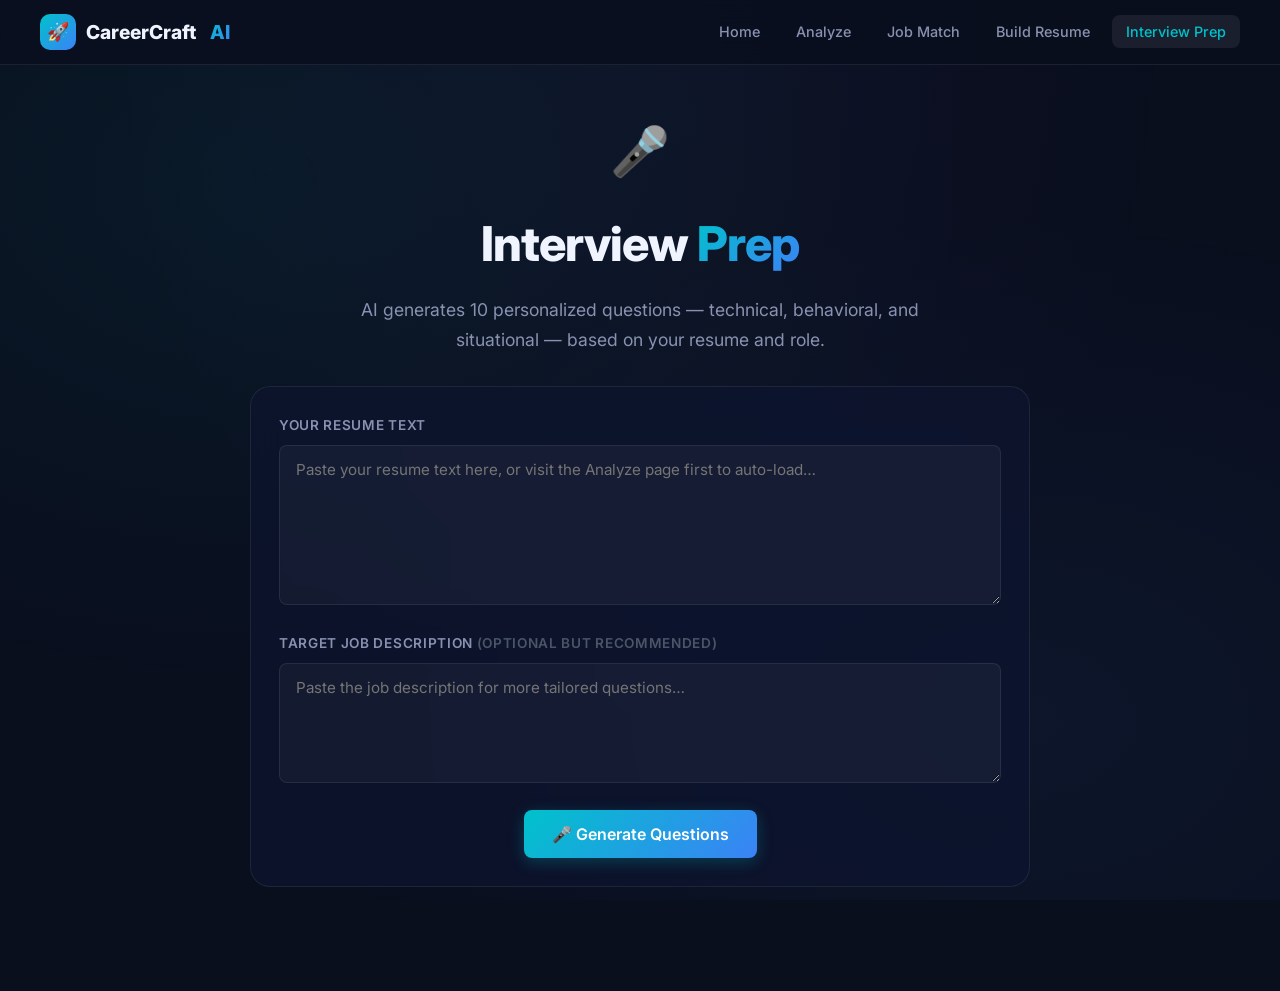
<file: frontend/interview.html>
<!DOCTYPE html>
<html lang="en">
<head>
  <meta charset="UTF-8" />
  <meta name="viewport" content="width=device-width, initial-scale=1.0" />
  <title>Interview Prep — CareerCraft AI</title>
  <meta name="description" content="Get 10 personalized AI-generated interview questions based on your resume and target job." />
  <link rel="stylesheet" href="css/style.css" />
  <style>
    .q-card {
      background: var(--bg-card); border: 1px solid var(--border);
      border-radius: var(--radius-lg); overflow: hidden;
      margin-bottom: 16px; transition: var(--transition);
    }
    .q-card:hover { border-color: var(--border-accent); }
    .q-header {
      display: flex; align-items: center; gap: 12px;
      padding: 18px 20px; cursor: pointer;
    }
    .q-num {
      width: 34px; height: 34px; border-radius: 50%;
      background: rgba(0,194,203,0.15); color: var(--accent-cyan);
      font-weight: 700; font-size: 0.9rem;
      display: flex; align-items: center; justify-content: center; flex-shrink: 0;
    }
    .q-text { flex: 1; font-size: 0.97rem; font-weight: 500; }
    .q-chevron { color: var(--text-muted); transition: transform 0.25s; font-style: normal; }
    .q-card.open .q-chevron { transform: rotate(180deg); }
    .q-body {
      max-height: 0; overflow: hidden; transition: max-height 0.35s ease;
      border-top: 0px solid var(--border);
    }
    .q-card.open .q-body { max-height: 400px; border-top-width: 1px; }
    .q-body-inner { padding: 18px 20px 20px; }
    .q-type-row { display: flex; gap: 8px; margin-bottom: 12px; align-items: center; }
    .why-asked { padding: 10px 14px; background: rgba(59,130,246,0.08); border-radius: var(--radius-sm); margin-bottom: 10px; font-size: 0.88rem; }
    .answer-tip { padding: 12px 14px; background: rgba(16,185,129,0.08); border-radius: var(--radius-sm); font-size: 0.88rem; }
    .answer-tip strong { color: var(--accent-green); display: block; margin-bottom: 4px; }

    .prep-advice-card {
      background: linear-gradient(135deg, rgba(0,194,203,0.1), rgba(59,130,246,0.08));
      border: 1px solid var(--border-accent);
      border-radius: var(--radius-lg); padding: 28px; margin-bottom: 32px;
    }
  </style>
</head>
<body>
  <nav class="navbar">
    <div class="navbar-inner">
      <a href="index.html" class="navbar-logo">
        <div class="logo-icon">🚀</div>
        CareerCraft <span class="gradient-text" style="margin-left:4px">AI</span>
      </a>
      <ul class="nav-links">
        <li><a href="index.html">Home</a></li>
        <li><a href="analyze.html">Analyze</a></li>
        <li><a href="match.html">Job Match</a></li>
        <li><a href="builder.html">Build Resume</a></li>
        <li><a href="interview.html" class="active">Interview Prep</a></li>
      </ul>
    </div>
  </nav>

  <div id="loadingOverlay" class="loading-overlay">
    <div class="spinner"></div>
    <p class="loading-text">Generating your personalized questions…</p>
  </div>

  <div class="container" style="padding-top:48px;padding-bottom:64px;">
    <div class="page-header" style="padding-top:0">
      <span class="page-icon">🎤</span>
      <h1>Interview <span class="gradient-text">Prep</span></h1>
      <p>AI generates 10 personalized questions — technical, behavioral, and situational — based on your resume and role.</p>
    </div>

    <!-- Input -->
    <div id="inputSection" class="card-glass" style="max-width:780px;margin:0 auto 40px;">
      <div class="alert alert-info mb-16" id="resumeLoadedAlert" style="display:none">
        ✅ Resume loaded automatically. You can edit it below.
      </div>
      <div class="form-group">
        <label class="form-label">Your Resume Text</label>
        <textarea id="resumeText" class="form-textarea" style="min-height:160px"
          placeholder="Paste your resume text here, or visit the Analyze page first to auto-load…"></textarea>
      </div>
      <div class="form-group">
        <label class="form-label">Target Job Description <span class="text-muted">(optional but recommended)</span></label>
        <textarea id="jobDesc" class="form-textarea" style="min-height:120px"
          placeholder="Paste the job description for more tailored questions…"></textarea>
      </div>
      <div class="flex-center">
        <button class="btn btn-primary btn-lg" onclick="generateQuestions()">
          🎤 Generate Questions
        </button>
      </div>
    </div>

    <!-- Results -->
    <div id="resultsSection" class="hidden animate-fade-in" style="max-width:860px;margin:0 auto">
      <!-- Prep Advice Banner -->
      <div class="prep-advice-card" id="prepAdviceCard">
        <h3 class="mb-8">💡 Overall Interview Strategy</h3>
        <p id="prepAdvice" class="text-secondary" style="font-size:0.95rem;line-height:1.7"></p>
      </div>

      <!-- Filter tabs -->
      <div class="flex-between mb-20">
        <h2>Your Questions</h2>
        <div style="display:flex;gap:8px;flex-wrap:wrap">
          <button class="btn btn-sm btn-secondary active-filter" onclick="filterQ('All', this)">All</button>
          <button class="btn btn-sm btn-secondary" onclick="filterQ('Technical', this)">Technical</button>
          <button class="btn btn-sm btn-secondary" onclick="filterQ('Behavioral', this)">Behavioral</button>
          <button class="btn btn-sm btn-secondary" onclick="filterQ('Situational', this)">Situational</button>
        </div>
      </div>

      <div id="questionsList"></div>

      <div class="card mt-24" style="background:rgba(0,194,203,0.05);border-color:var(--border-accent);text-align:center">
        <h3 class="mb-8">Ready to Apply?</h3>
        <p class="text-secondary mb-16">Build your improved resume and submit with confidence.</p>
        <div style="display:flex;gap:12px;justify-content:center;flex-wrap:wrap">
          <a href="builder.html" class="btn btn-primary">🏗️ Build Improved Resume</a>
          <a href="match.html"   class="btn btn-secondary">🎯 Check Job Match</a>
        </div>
      </div>
    </div>
  </div>

  <script src="js/api.js"></script>
  <script>
    let allQuestions = [];

    window.addEventListener('load', () => {
      const rt = Session.get('resumeText');
      if (rt) {
        document.getElementById('resumeText').value = rt;
        document.getElementById('resumeLoadedAlert').style.display = 'flex';
      }
      const jd = Session.get('jobDescription');
      if (jd) document.getElementById('jobDesc').value = jd;
    });

    async function generateQuestions() {
      const rt = document.getElementById('resumeText').value.trim();
      const jd = document.getElementById('jobDesc').value.trim();
      if (!rt) { showToast('Please provide your resume text.', 'warning'); return; }
      showLoader('🤖 AI is crafting your personalized questions…');
      try {
        const data = await Api.interviewPrep(rt, jd);
        allQuestions = data.questions || [];
        document.getElementById('prepAdvice').textContent = data.prep_advice || '';
        renderQuestions(allQuestions);
        document.getElementById('resultsSection').classList.remove('hidden');
        document.getElementById('resultsSection').scrollIntoView({ behavior: 'smooth' });
        showToast('10 questions generated!', 'success');
      } catch(err) {
        showToast(err.message, 'error');
      } finally { hideLoader(); }
    }

    function renderQuestions(questions) {
      const el = document.getElementById('questionsList');
      el.innerHTML = questions.map((q, i) => {
        const typeColor = {
          'Technical':'badge-blue','Behavioral':'badge-purple',
          'Situational':'badge-orange','Role-Specific':'badge-cyan'
        }[q.type] || 'badge-blue';
        const diffColor = {'Easy':'badge-green','Medium':'badge-orange','Hard':'badge-red'}[q.difficulty] || 'badge-blue';
        return `
          <div class="q-card" id="qcard${i}" data-type="${q.type}">
            <div class="q-header" onclick="toggleQ(${i})">
              <div class="q-num">${q.id || i+1}</div>
              <div class="q-text">${q.question}</div>
              <em class="q-chevron">▼</em>
            </div>
            <div class="q-body" id="qbody${i}">
              <div class="q-body-inner">
                <div class="q-type-row">
                  <span class="badge ${typeColor}">${q.type}</span>
                  <span class="badge ${diffColor}">${q.difficulty}</span>
                  ${q.framework === 'STAR' ? '<span class="badge badge-purple">Use STAR Method</span>' : ''}
                </div>
                <div class="why-asked">
                  <strong style="color:var(--accent-blue);display:block;margin-bottom:4px;font-size:0.8rem">🎯 WHAT THEY'RE TESTING</strong>
                  ${q.why_asked}
                </div>
                <div class="answer-tip">
                  <strong>💡 HOW TO ANSWER</strong>
                  ${q.answer_tip}
                </div>
              </div>
            </div>
          </div>`;
      }).join('');
    }

    function toggleQ(i) {
      const card = document.getElementById(`qcard${i}`);
      const body = document.getElementById(`qbody${i}`);
      const isOpen = card.classList.contains('open');
      // Close all
      document.querySelectorAll('.q-card').forEach(c => c.classList.remove('open'));
      document.querySelectorAll('.q-body').forEach(b => { b.style.maxHeight = '0'; });
      if (!isOpen) {
        card.classList.add('open');
        body.style.maxHeight = body.scrollHeight + 'px';
      }
    }

    function filterQ(type, btn) {
      document.querySelectorAll('.active-filter').forEach(b => b.classList.remove('active-filter'));
      btn.classList.add('active-filter');
      const filtered = type === 'All' ? allQuestions : allQuestions.filter(q => q.type === type);
      renderQuestions(filtered);
    }
  </script>
</body>
</html>
</file>
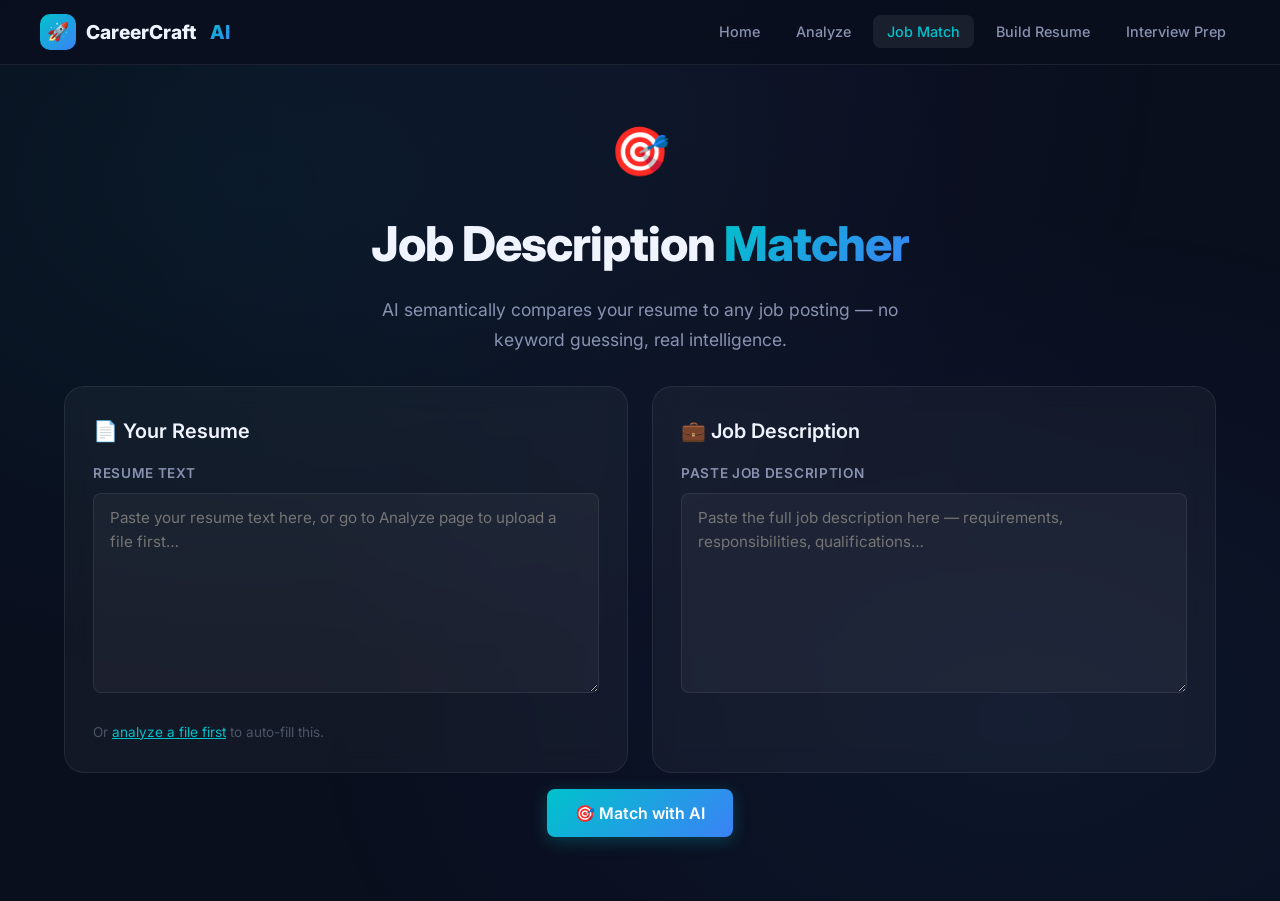
<file: frontend/match.html>
<!DOCTYPE html>
<html lang="en">
<head>
  <meta charset="UTF-8" />
  <meta name="viewport" content="width=device-width, initial-scale=1.0" />
  <title>Job Match & Skill Gap — CareerCraft AI</title>
  <meta name="description" content="Semantically match your resume to any job description and get personalized skill gap recommendations." />
  <link rel="stylesheet" href="css/style.css" />
  <style>
    .match-layout { display: grid; grid-template-columns: 1fr 1fr; gap: 24px; }
    @media(max-width:900px) { .match-layout { grid-template-columns: 1fr; } }
    .match-score-hero {
      text-align: center; padding: 36px 24px;
      background: var(--bg-card); border: 1px solid var(--border);
      border-radius: var(--radius-lg); margin-bottom: 24px;
    }
    .match-score-big {
      font-size: 4rem; font-weight: 800; line-height: 1;
      background: linear-gradient(135deg, var(--accent-cyan), var(--accent-blue));
      -webkit-background-clip: text; -webkit-text-fill-color: transparent;
    }
    .gap-card {
      border: 1px solid var(--border); border-radius: var(--radius-md);
      padding: 18px; margin-bottom: 12px; transition: var(--transition);
    }
    .gap-card:hover { border-color: var(--border-accent); }
    .gap-card h4 { margin-bottom: 6px; display: flex; align-items: center; gap: 8px; }
    .gap-card p  { font-size: 0.87rem; margin-bottom: 8px; }
    .gap-card .how-to { font-size: 0.82rem; color: var(--accent-cyan); }
    .gap-card .time-badge {
      font-size: 0.75rem; background: rgba(255,255,255,0.05);
      border: 1px solid var(--border); border-radius: 999px;
      padding: 2px 8px; color: var(--text-muted);
    }
    .tip-item {
      padding: 10px 14px; border-radius: var(--radius-sm);
      background: rgba(255,255,255,0.03); margin-bottom: 8px;
      font-size: 0.88rem; border-left: 3px solid var(--accent-blue);
    }
    .tip-item strong { color: var(--accent-cyan); display: block; margin-bottom: 3px; font-size: 0.8rem; }
  </style>
</head>
<body>
  <nav class="navbar">
    <div class="navbar-inner">
      <a href="index.html" class="navbar-logo">
        <div class="logo-icon">🚀</div>
        CareerCraft <span class="gradient-text" style="margin-left:4px">AI</span>
      </a>
      <ul class="nav-links">
        <li><a href="index.html">Home</a></li>
        <li><a href="analyze.html">Analyze</a></li>
        <li><a href="match.html" class="active">Job Match</a></li>
        <li><a href="builder.html">Build Resume</a></li>
        <li><a href="interview.html">Interview Prep</a></li>
      </ul>
    </div>
  </nav>

  <div id="loadingOverlay" class="loading-overlay">
    <div class="spinner"></div>
    <p class="loading-text">Analyzing with AI...</p>
  </div>

  <div class="container" style="padding-top:48px;padding-bottom:64px;">
    <div class="page-header" style="padding-top:0">
      <span class="page-icon">🎯</span>
      <h1>Job Description <span class="gradient-text">Matcher</span></h1>
      <p>AI semantically compares your resume to any job posting — no keyword guessing, real intelligence.</p>
    </div>

    <!-- Input Section -->
    <div id="inputSection">
      <div class="match-layout">
        <div class="card">
          <h3 class="mb-16">📄 Your Resume</h3>
          <div id="resumeInputWrap">
            <div class="alert alert-info mb-16" id="resumeLoadedAlert" style="display:none">
              ✅ Resume loaded from your previous analysis.
            </div>
            <div class="form-group">
              <label class="form-label">Resume Text</label>
              <textarea id="resumeText" class="form-textarea" style="min-height:200px"
                placeholder="Paste your resume text here, or go to Analyze page to upload a file first…"></textarea>
            </div>
            <p class="text-sm text-muted">Or <a href="analyze.html" class="text-cyan">analyze a file first</a> to auto-fill this.</p>
          </div>
        </div>
        <div class="card">
          <h3 class="mb-16">💼 Job Description</h3>
          <div class="form-group">
            <label class="form-label">Paste Job Description</label>
            <textarea id="jobDescription" class="form-textarea" style="min-height:200px"
              placeholder="Paste the full job description here — requirements, responsibilities, qualifications…"></textarea>
          </div>
        </div>
      </div>
      <div class="flex-center mt-16">
        <button class="btn btn-primary btn-lg" onclick="runMatch()">
          🎯 Match with AI
        </button>
      </div>
    </div>

    <!-- Results -->
    <div id="resultsSection" class="hidden animate-fade-in" style="margin-top:40px">

      <!-- Score Hero -->
      <div class="match-score-hero">
        <div class="match-score-big" id="matchScoreNum">—</div>
        <p class="mt-8 text-secondary">Match Score</p>
        <div id="matchLevelBadge" class="badge badge-cyan mt-12" style="font-size:0.9rem;padding:6px 16px;">—</div>
        <p id="matchSummary" class="mt-16" style="max-width:640px;margin:16px auto 0"></p>
      </div>

      <!-- Skills Grid -->
      <div class="grid-3 mb-24 stagger">
        <div class="card animate-fade-up">
          <h4 class="mb-12 text-green">✅ Matched Skills</h4>
          <div id="matchedSkills" class="skill-chips"></div>
        </div>
        <div class="card animate-fade-up">
          <h4 class="mb-12 text-red">❌ Missing Skills</h4>
          <div id="missingSkills" class="skill-chips"></div>
        </div>
        <div class="card animate-fade-up">
          <h4 class="mb-12 text-orange">⭐ Bonus Skills You Have</h4>
          <div id="bonusSkills" class="skill-chips"></div>
        </div>
      </div>

      <div class="grid-2">
        <!-- Skill Gap Recommendations -->
        <div>
          <h3 class="mb-16">📈 Skill Gap Roadmap</h3>
          <div id="gapRecommendations"></div>
        </div>

        <!-- Tailoring Tips -->
        <div>
          <h3 class="mb-16">✍️ Resume Tailoring Tips</h3>
          <div id="tailoringTips"></div>

          <!-- Keywords to Add -->
          <div class="card mt-16">
            <h4 class="mb-12">🔑 Keywords to Add</h4>
            <div id="keywordsToAdd" class="skill-chips"></div>
          </div>

          <!-- Actions -->
          <div class="card mt-16" style="background:rgba(0,194,203,0.05);border-color:var(--border-accent)">
            <h4 class="mb-8">Ready to Fix Your Resume?</h4>
            <div style="display:flex;gap:10px;flex-wrap:wrap;margin-top:12px">
              <a href="builder.html" class="btn btn-primary">🏗️ Build Improved Resume</a>
              <a href="interview.html" id="goInterview" class="btn btn-secondary">🎤 Interview Prep</a>
            </div>
          </div>
        </div>
      </div>
    </div>
  </div>

  <script src="js/api.js"></script>
  <script>
    // Auto-load resume from session
    window.addEventListener('load', () => {
      const saved = Session.get('resumeText');
      if (saved) {
        document.getElementById('resumeText').value = saved;
        document.getElementById('resumeLoadedAlert').style.display = 'flex';
      }
    });

    async function runMatch() {
      const rt  = document.getElementById('resumeText').value.trim();
      const jd  = document.getElementById('jobDescription').value.trim();
      if (!rt)  { showToast('Please provide your resume text.', 'warning'); return; }
      if (!jd)  { showToast('Please paste a job description.', 'warning'); return; }

      showLoader('🤖 Groq AI is comparing your resume to the job...');
      try {
        const r = await Api.matchJob(rt, jd);
        Session.set('jobDescription', jd);
        renderMatch(r);
        document.getElementById('resultsSection').classList.remove('hidden');
        document.getElementById('resultsSection').scrollIntoView({ behavior:'smooth' });
        showToast('Match analysis complete!', 'success');
      } catch (err) {
        showToast(err.message, 'error');
      } finally { hideLoader(); }
    }

    function renderMatch(r) {
      // Score
      const score = r.match_score || 0;
      document.getElementById('matchScoreNum').textContent = score + '%';
      const lvl = r.match_level || 'Fair';
      const lvlEl = document.getElementById('matchLevelBadge');
      lvlEl.textContent = lvl; lvlEl.className = `badge ${matchLevelBadge(lvl)} mt-12`;
      document.getElementById('matchSummary').textContent = r.match_summary || '';

      // Skills
      document.getElementById('matchedSkills').innerHTML =
        (r.matched_skills||[]).map(s=>`<span class="chip chip-matched">${s}</span>`).join('');
      document.getElementById('missingSkills').innerHTML =
        (r.missing_skills||[]).map(s=>`<span class="chip chip-missing">${s}</span>`).join('');
      document.getElementById('bonusSkills').innerHTML =
        (r.bonus_skills||[]).map(s=>`<span class="chip chip-bonus">${s}</span>`).join('');
      document.getElementById('keywordsToAdd').innerHTML =
        (r.keywords_to_add||[]).map(s=>`<span class="chip chip-skill">${s}</span>`).join('');

      // Gap recommendations
      const grEl = document.getElementById('gapRecommendations');
      grEl.innerHTML = (r.skill_gap_recommendations||[]).map(g => {
        const impColor = { critical:'red', important:'orange', 'nice-to-have':'blue' }[g.importance] || 'blue';
        return `<div class="gap-card">
          <h4>
            <span class="badge badge-${impColor}">${g.importance}</span>
            ${g.skill}
            <span class="time-badge">⏱ ${g.estimated_time||'?'}</span>
          </h4>
          <p><strong>Why needed:</strong> ${g.why_needed}</p>
          <p class="how-to">📚 ${g.how_to_learn}</p>
        </div>`;
      }).join('');

      // Tailoring tips
      const ttEl = document.getElementById('tailoringTips');
      ttEl.innerHTML = (r.resume_tailoring_tips||[]).map(t =>
        `<div class="tip-item"><strong>${t.section}</strong>${t.suggestion}</div>`
      ).join('');
    }
  </script>
</body>
</html>
</file>
<file: frontend/css/style.css>
/* ═══════════════════════════════════════════════════════════
   CareerCraft AI — Global Design System
   Theme: Deep Navy + Cyan Accent, Glassmorphism Dark UI
═══════════════════════════════════════════════════════════ */

@import url('https://fonts.googleapis.com/css2?family=Inter:wght@300;400;500;600;700;800&family=JetBrains+Mono:wght@400;500&display=swap');

/* ── CSS Variables ─────────────────────────── */
:root {
  --bg-primary:    #0a0f1e;
  --bg-secondary:  #0d1530;
  --bg-card:       rgba(255,255,255,0.04);
  --bg-card-hover: rgba(255,255,255,0.07);
  --bg-glass:      rgba(13,21,48,0.7);

  --accent-cyan:   #00c2cb;
  --accent-blue:   #3b82f6;
  --accent-purple: #8b5cf6;
  --accent-green:  #10b981;
  --accent-orange: #f59e0b;
  --accent-red:    #ef4444;

  --navy-1: #1e2a5e;
  --navy-2: #0f1f4a;

  --text-primary:   #f0f4ff;
  --text-secondary: #8892b0;
  --text-muted:     #4a5568;

  --border:        rgba(255,255,255,0.08);
  --border-accent: rgba(0,194,203,0.3);

  --radius-sm: 8px;
  --radius-md: 14px;
  --radius-lg: 20px;
  --radius-xl: 28px;

  --shadow-card: 0 4px 24px rgba(0,0,0,0.4);
  --shadow-glow: 0 0 24px rgba(0,194,203,0.15);

  --transition: all 0.25s cubic-bezier(0.4,0,0.2,1);
  --font: 'Inter', -apple-system, sans-serif;
  --font-mono: 'JetBrains Mono', monospace;
}

/* ── Reset & Base ──────────────────────────── */
*, *::before, *::after { box-sizing: border-box; margin: 0; padding: 0; }

html { scroll-behavior: smooth; }

body {
  font-family: var(--font);
  background: var(--bg-primary);
  color: var(--text-primary);
  min-height: 100vh;
  line-height: 1.6;
  -webkit-font-smoothing: antialiased;
}

/* ── Animated background ───────────────────── */
body::before {
  content: '';
  position: fixed;
  inset: 0;
  background:
    radial-gradient(ellipse at 20% 20%, rgba(0,194,203,0.06) 0%, transparent 50%),
    radial-gradient(ellipse at 80% 80%, rgba(59,130,246,0.06) 0%, transparent 50%),
    radial-gradient(ellipse at 50% 0%,  rgba(139,92,246,0.04) 0%, transparent 60%);
  pointer-events: none;
  z-index: 0;
}

/* ── Typography ────────────────────────────── */
h1 { font-size: clamp(2rem, 4vw, 3rem); font-weight: 800; letter-spacing: -0.02em; }
h2 { font-size: clamp(1.4rem, 3vw, 2rem); font-weight: 700; }
h3 { font-size: 1.25rem; font-weight: 600; }
h4 { font-size: 1rem;    font-weight: 600; }
p  { color: var(--text-secondary); line-height: 1.7; }

.gradient-text {
  background: linear-gradient(135deg, var(--accent-cyan), var(--accent-blue));
  -webkit-background-clip: text;
  -webkit-text-fill-color: transparent;
  background-clip: text;
}

/* ── Layout ────────────────────────────────── */
.container {
  max-width: 1200px;
  margin: 0 auto;
  padding: 0 24px;
  position: relative;
  z-index: 1;
}
.container-sm { max-width: 800px; }
.container-lg { max-width: 1400px; }

/* ── Navbar ────────────────────────────────── */
.navbar {
  position: sticky;
  top: 0;
  z-index: 100;
  background: rgba(10,15,30,0.85);
  backdrop-filter: blur(20px);
  -webkit-backdrop-filter: blur(20px);
  border-bottom: 1px solid var(--border);
  padding: 0 24px;
}
.navbar-inner {
  max-width: 1200px;
  margin: 0 auto;
  display: flex;
  align-items: center;
  justify-content: space-between;
  height: 64px;
}
.navbar-logo {
  display: flex;
  align-items: center;
  gap: 10px;
  text-decoration: none;
  font-size: 1.2rem;
  font-weight: 800;
  color: var(--text-primary);
}
.navbar-logo .logo-icon {
  width: 36px; height: 36px;
  background: linear-gradient(135deg, var(--accent-cyan), var(--accent-blue));
  border-radius: 10px;
  display: flex; align-items: center; justify-content: center;
  font-size: 18px;
}
.nav-links {
  display: flex;
  align-items: center;
  gap: 8px;
  list-style: none;
}
.nav-links a {
  text-decoration: none;
  color: var(--text-secondary);
  font-size: 0.9rem;
  font-weight: 500;
  padding: 8px 14px;
  border-radius: var(--radius-sm);
  transition: var(--transition);
}
.nav-links a:hover,
.nav-links a.active {
  color: var(--text-primary);
  background: var(--bg-card-hover);
}
.nav-links a.active { color: var(--accent-cyan); }

/* ── Cards ─────────────────────────────────── */
.card {
  background: var(--bg-card);
  border: 1px solid var(--border);
  border-radius: var(--radius-lg);
  padding: 28px;
  transition: var(--transition);
  backdrop-filter: blur(12px);
}
.card:hover { border-color: var(--border-accent); box-shadow: var(--shadow-glow); }
.card-glass {
  background: var(--bg-glass);
  border: 1px solid var(--border);
  border-radius: var(--radius-lg);
  backdrop-filter: blur(16px);
  padding: 28px;
}

/* ── Buttons ────────────────────────────────── */
.btn {
  display: inline-flex;
  align-items: center;
  gap: 8px;
  font-family: var(--font);
  font-size: 0.9rem;
  font-weight: 600;
  padding: 11px 22px;
  border-radius: var(--radius-sm);
  border: none;
  cursor: pointer;
  transition: var(--transition);
  text-decoration: none;
  white-space: nowrap;
}
.btn-primary {
  background: linear-gradient(135deg, var(--accent-cyan), var(--accent-blue));
  color: #fff;
  box-shadow: 0 4px 16px rgba(0,194,203,0.25);
}
.btn-primary:hover {
  transform: translateY(-2px);
  box-shadow: 0 8px 24px rgba(0,194,203,0.35);
}
.btn-secondary {
  background: var(--bg-card);
  color: var(--text-primary);
  border: 1px solid var(--border);
}
.btn-secondary:hover {
  background: var(--bg-card-hover);
  border-color: var(--accent-cyan);
  color: var(--accent-cyan);
}
.btn-ghost {
  background: transparent;
  color: var(--accent-cyan);
  border: 1px solid var(--border-accent);
}
.btn-ghost:hover { background: rgba(0,194,203,0.1); }
.btn-danger {
  background: rgba(239,68,68,0.15);
  color: var(--accent-red);
  border: 1px solid rgba(239,68,68,0.3);
}
.btn-sm { padding: 7px 14px; font-size: 0.82rem; }
.btn-lg { padding: 14px 28px; font-size: 1rem; }
.btn-icon { padding: 10px; border-radius: var(--radius-sm); }
.btn:disabled { opacity: 0.5; cursor: not-allowed; transform: none !important; }

/* ── Form Elements ──────────────────────────── */
.form-group { margin-bottom: 20px; }
.form-label {
  display: block;
  font-size: 0.85rem;
  font-weight: 600;
  color: var(--text-secondary);
  margin-bottom: 8px;
  text-transform: uppercase;
  letter-spacing: 0.05em;
}
.form-input,
.form-textarea,
.form-select {
  width: 100%;
  background: rgba(255,255,255,0.04);
  border: 1px solid var(--border);
  border-radius: var(--radius-sm);
  color: var(--text-primary);
  font-family: var(--font);
  font-size: 0.95rem;
  padding: 12px 16px;
  transition: var(--transition);
  outline: none;
}
.form-input:focus,
.form-textarea:focus,
.form-select:focus {
  border-color: var(--accent-cyan);
  box-shadow: 0 0 0 3px rgba(0,194,203,0.12);
  background: rgba(255,255,255,0.06);
}
.form-textarea {
  resize: vertical;
  min-height: 100px;
  line-height: 1.6;
}
.form-select option { background: var(--bg-secondary); }
.input-with-btn { display: flex; gap: 10px; }
.input-with-btn .form-input { flex: 1; }

/* ── File Upload ────────────────────────────── */
.upload-zone {
  border: 2px dashed var(--border);
  border-radius: var(--radius-lg);
  padding: 48px 24px;
  text-align: center;
  transition: var(--transition);
  cursor: pointer;
  position: relative;
}
.upload-zone:hover,
.upload-zone.dragover {
  border-color: var(--accent-cyan);
  background: rgba(0,194,203,0.05);
}
.upload-zone input[type="file"] {
  position: absolute;
  inset: 0;
  opacity: 0;
  cursor: pointer;
  width: 100%;
  height: 100%;
}
.upload-icon { font-size: 3rem; margin-bottom: 12px; display: block; }
.upload-zone h3 { margin-bottom: 8px; }
.upload-zone p { font-size: 0.9rem; }

/* ── Badges / Tags ──────────────────────────── */
.badge {
  display: inline-flex;
  align-items: center;
  gap: 4px;
  padding: 4px 10px;
  border-radius: 999px;
  font-size: 0.78rem;
  font-weight: 600;
}
.badge-cyan   { background: rgba(0,194,203,0.15);   color: var(--accent-cyan);   }
.badge-blue   { background: rgba(59,130,246,0.15);  color: var(--accent-blue);   }
.badge-green  { background: rgba(16,185,129,0.15);  color: var(--accent-green);  }
.badge-orange { background: rgba(245,158,11,0.15);  color: var(--accent-orange); }
.badge-red    { background: rgba(239,68,68,0.15);   color: var(--accent-red);    }
.badge-purple { background: rgba(139,92,246,0.15);  color: var(--accent-purple); }

/* Skill chips */
.skill-chips { display: flex; flex-wrap: wrap; gap: 8px; }
.chip {
  padding: 5px 12px;
  border-radius: 999px;
  font-size: 0.82rem;
  font-weight: 500;
  border: 1px solid;
  transition: var(--transition);
}
.chip-matched { background: rgba(16,185,129,0.1);  border-color: rgba(16,185,129,0.3); color: var(--accent-green); }
.chip-missing { background: rgba(239,68,68,0.1);   border-color: rgba(239,68,68,0.3);  color: var(--accent-red);   }
.chip-bonus   { background: rgba(245,158,11,0.1);  border-color: rgba(245,158,11,0.3); color: var(--accent-orange);}
.chip-skill   { background: rgba(0,194,203,0.1);   border-color: rgba(0,194,203,0.25); color: var(--accent-cyan);  }

/* ── Score / Progress ────────────────────────── */
.score-ring-wrap {
  display: flex;
  flex-direction: column;
  align-items: center;
  gap: 8px;
}
.score-ring {
  position: relative;
  width: 140px; height: 140px;
}
.score-ring svg { transform: rotate(-90deg); }
.score-ring .score-num {
  position: absolute;
  inset: 0;
  display: flex;
  flex-direction: column;
  align-items: center;
  justify-content: center;
  font-size: 2rem;
  font-weight: 800;
  color: var(--text-primary);
  line-height: 1;
}
.score-ring .score-label { font-size: 0.75rem; color: var(--text-secondary); }

.progress-bar-wrap { margin-bottom: 12px; }
.progress-label {
  display: flex;
  justify-content: space-between;
  margin-bottom: 6px;
  font-size: 0.85rem;
}
.progress-track {
  width: 100%;
  height: 8px;
  background: rgba(255,255,255,0.06);
  border-radius: 999px;
  overflow: hidden;
}
.progress-fill {
  height: 100%;
  border-radius: 999px;
  background: linear-gradient(90deg, var(--accent-cyan), var(--accent-blue));
  transition: width 1s ease;
}

/* ── Alerts / Messages ───────────────────────── */
.alert {
  padding: 14px 18px;
  border-radius: var(--radius-md);
  border-left: 4px solid;
  font-size: 0.9rem;
  display: flex;
  align-items: flex-start;
  gap: 10px;
}
.alert-success { background: rgba(16,185,129,0.1); border-color: var(--accent-green); color: #6ee7b7; }
.alert-error   { background: rgba(239,68,68,0.1);  border-color: var(--accent-red);   color: #fca5a5; }
.alert-warning { background: rgba(245,158,11,0.1); border-color: var(--accent-orange);color: #fcd34d; }
.alert-info    { background: rgba(59,130,246,0.1); border-color: var(--accent-blue);  color: #93c5fd; }

/* ── Loader / Spinner ────────────────────────── */
.spinner {
  width: 28px; height: 28px;
  border: 3px solid rgba(0,194,203,0.15);
  border-top-color: var(--accent-cyan);
  border-radius: 50%;
  animation: spin 0.7s linear infinite;
}
@keyframes spin { to { transform: rotate(360deg); } }

.loading-overlay {
  display: none;
  position: fixed;
  inset: 0;
  background: rgba(10,15,30,0.8);
  backdrop-filter: blur(6px);
  z-index: 200;
  flex-direction: column;
  align-items: center;
  justify-content: center;
  gap: 16px;
}
.loading-overlay.active { display: flex; }
.loading-text { font-size: 1rem; color: var(--text-secondary); animation: pulse 1.5s ease infinite; }
@keyframes pulse { 0%,100%{opacity:1} 50%{opacity:0.5} }

/* ── Tabs ────────────────────────────────────── */
.tabs {
  display: flex;
  gap: 4px;
  background: rgba(255,255,255,0.04);
  border-radius: var(--radius-md);
  padding: 4px;
  margin-bottom: 24px;
}
.tab-btn {
  flex: 1;
  padding: 10px 16px;
  border: none;
  background: transparent;
  color: var(--text-secondary);
  font-family: var(--font);
  font-size: 0.9rem;
  font-weight: 500;
  border-radius: var(--radius-sm);
  cursor: pointer;
  transition: var(--transition);
}
.tab-btn.active {
  background: rgba(0,194,203,0.15);
  color: var(--accent-cyan);
}
.tab-content { display: none; }
.tab-content.active { display: block; }

/* ── Accordion ───────────────────────────────── */
.accordion-item {
  border: 1px solid var(--border);
  border-radius: var(--radius-md);
  overflow: hidden;
  margin-bottom: 10px;
  transition: var(--transition);
}
.accordion-item:hover { border-color: var(--border-accent); }
.accordion-header {
  width: 100%;
  padding: 16px 20px;
  background: var(--bg-card);
  border: none;
  display: flex;
  align-items: center;
  justify-content: space-between;
  gap: 12px;
  cursor: pointer;
  color: var(--text-primary);
  font-family: var(--font);
  font-size: 0.95rem;
  font-weight: 500;
  text-align: left;
  transition: var(--transition);
}
.accordion-header:hover { background: var(--bg-card-hover); }
.accordion-chevron { transition: transform 0.25s; font-style: normal; }
.accordion-item.open .accordion-chevron { transform: rotate(180deg); }
.accordion-body {
  max-height: 0;
  overflow: hidden;
  transition: max-height 0.35s ease;
  background: rgba(0,0,0,0.15);
}
.accordion-body-inner { padding: 16px 20px; }

/* ── Page Header ─────────────────────────────── */
.page-header {
  padding: 48px 0 32px;
  text-align: center;
}
.page-header .page-icon {
  font-size: 3rem;
  margin-bottom: 16px;
  display: block;
}
.page-header p {
  font-size: 1.1rem;
  max-width: 560px;
  margin: 12px auto 0;
}

/* ── Grid Layouts ────────────────────────────── */
.grid-2 { display: grid; grid-template-columns: 1fr 1fr; gap: 20px; }
.grid-3 { display: grid; grid-template-columns: repeat(3,1fr); gap: 20px; }
.grid-4 { display: grid; grid-template-columns: repeat(4,1fr); gap: 16px; }
@media (max-width: 768px) {
  .grid-2, .grid-3, .grid-4 { grid-template-columns: 1fr; }
}

/* ── Misc Utilities ──────────────────────────── */
.flex        { display: flex; }
.flex-center { display: flex; align-items: center; justify-content: center; }
.flex-between{ display: flex; align-items: center; justify-content: space-between; }
.gap-8  { gap: 8px;  }
.gap-12 { gap: 12px; }
.gap-16 { gap: 16px; }
.gap-20 { gap: 20px; }
.mt-8   { margin-top: 8px;  }
.mt-16  { margin-top: 16px; }
.mt-24  { margin-top: 24px; }
.mt-32  { margin-top: 32px; }
.mb-8   { margin-bottom: 8px;  }
.mb-16  { margin-bottom: 16px; }
.mb-24  { margin-bottom: 24px; }
.text-center { text-align: center; }
.text-right  { text-align: right; }
.text-sm     { font-size: 0.85rem; }
.text-muted  { color: var(--text-muted); }
.text-secondary { color: var(--text-secondary); }
.text-cyan   { color: var(--accent-cyan); }
.text-green  { color: var(--accent-green); }
.text-red    { color: var(--accent-red);   }
.text-orange { color: var(--accent-orange);}
.fw-600 { font-weight: 600; }
.fw-700 { font-weight: 700; }
.w-full { width: 100%; }
.hidden { display: none !important; }

/* ── Scrollbar ───────────────────────────────── */
::-webkit-scrollbar { width: 6px; }
::-webkit-scrollbar-track { background: transparent; }
::-webkit-scrollbar-thumb { background: rgba(255,255,255,0.1); border-radius: 3px; }
::-webkit-scrollbar-thumb:hover { background: rgba(0,194,203,0.4); }

/* ── Animations ──────────────────────────────── */
@keyframes fadeInUp {
  from { opacity:0; transform:translateY(24px); }
  to   { opacity:1; transform:translateY(0);    }
}
@keyframes fadeIn {
  from { opacity:0; }
  to   { opacity:1; }
}
.animate-fade-up  { animation: fadeInUp 0.5s ease both; }
.animate-fade-in  { animation: fadeIn 0.4s ease both; }

/* Staggered children */
.stagger > *:nth-child(1) { animation-delay: 0.05s; }
.stagger > *:nth-child(2) { animation-delay: 0.10s; }
.stagger > *:nth-child(3) { animation-delay: 0.15s; }
.stagger > *:nth-child(4) { animation-delay: 0.20s; }
.stagger > *:nth-child(5) { animation-delay: 0.25s; }
</file>
